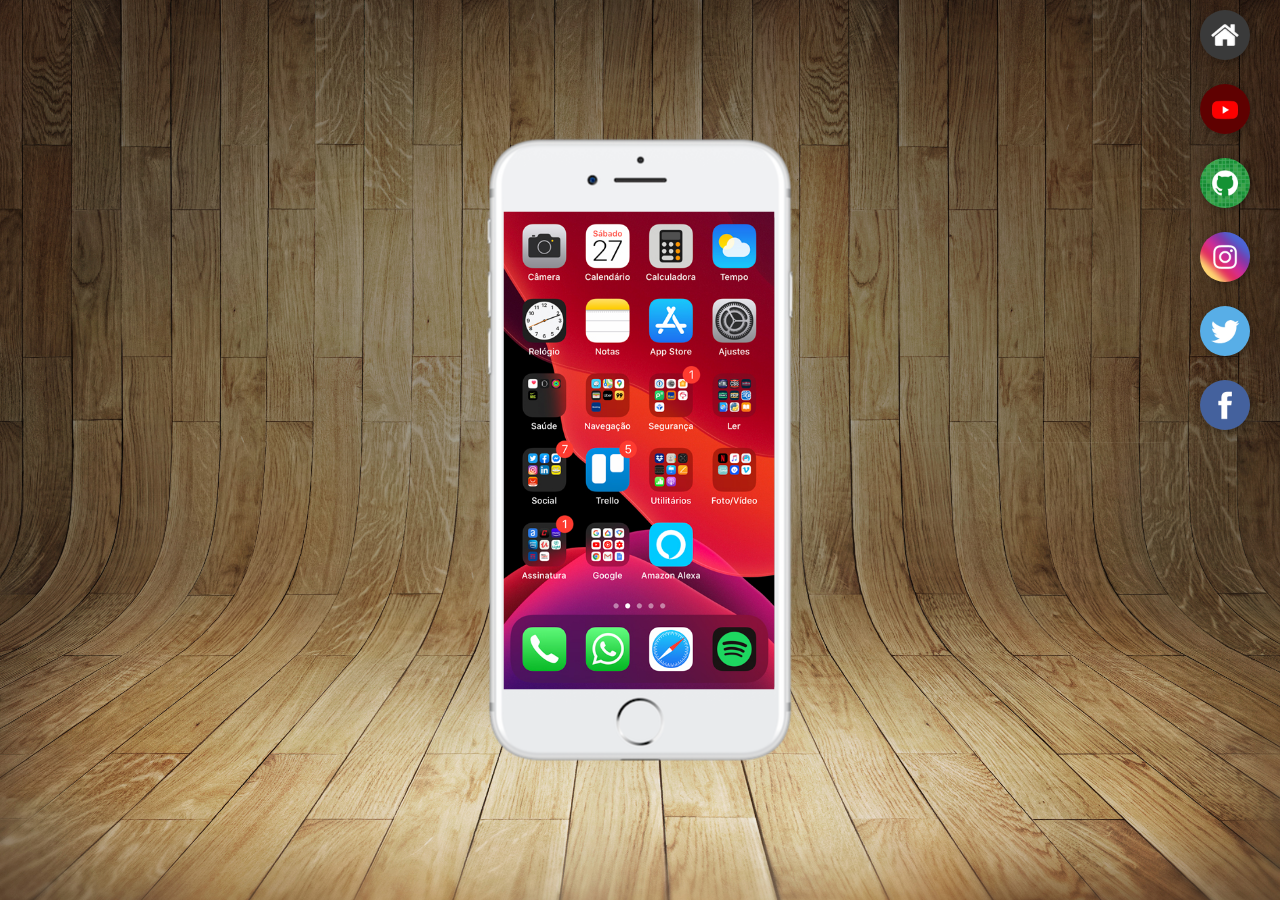
<file: index.html>
<!DOCTYPE html>
<html lang="pt-br">

<head>
    <meta charset="UTF-8">
    <meta name="viewport" content="width=device-width, initial-scale=1.0">
    <title>Projeto Redes Sociais</title>
    <link rel="stylesheet" href="/css/global.css">
    <link rel="shortcut icon" href="favicon.ico" type="image/x-icon">
</head>
<body>
    <main>


        <section id="tel">

            <iframe name="tela" id="tela" src="home.html" frameborder="0">

                Seu navegador não é compativel com isso.
            </iframe>

        </section>

        <section id="redessociais">

            <a href="home.html" target="tela"><img src="img/logo-home.jpg" alt="Home"></a> <br>
            <a href="youtube.html" target="tela"><img src="img/logo-youtube.jpg" alt="Youtube"></a> <br>
            <a href="github.html" target="tela"><img src="img/logo-github.jpg" alt="github"></a> <br>
            <a href="instagram.html" target="tela"><img src="img/logo-instagram.jpg" alt="insta"></a> <br>
            <a href="x.html" target="tela"><img src="img/logo-twitter.jpg" alt="x"></a> <br>
            <a href="facebook.html" target="tela"><img src="img/logo-facebook.jpg" alt="facebook"></a>


        </section>
    </main>
</body>

</html>
</file>
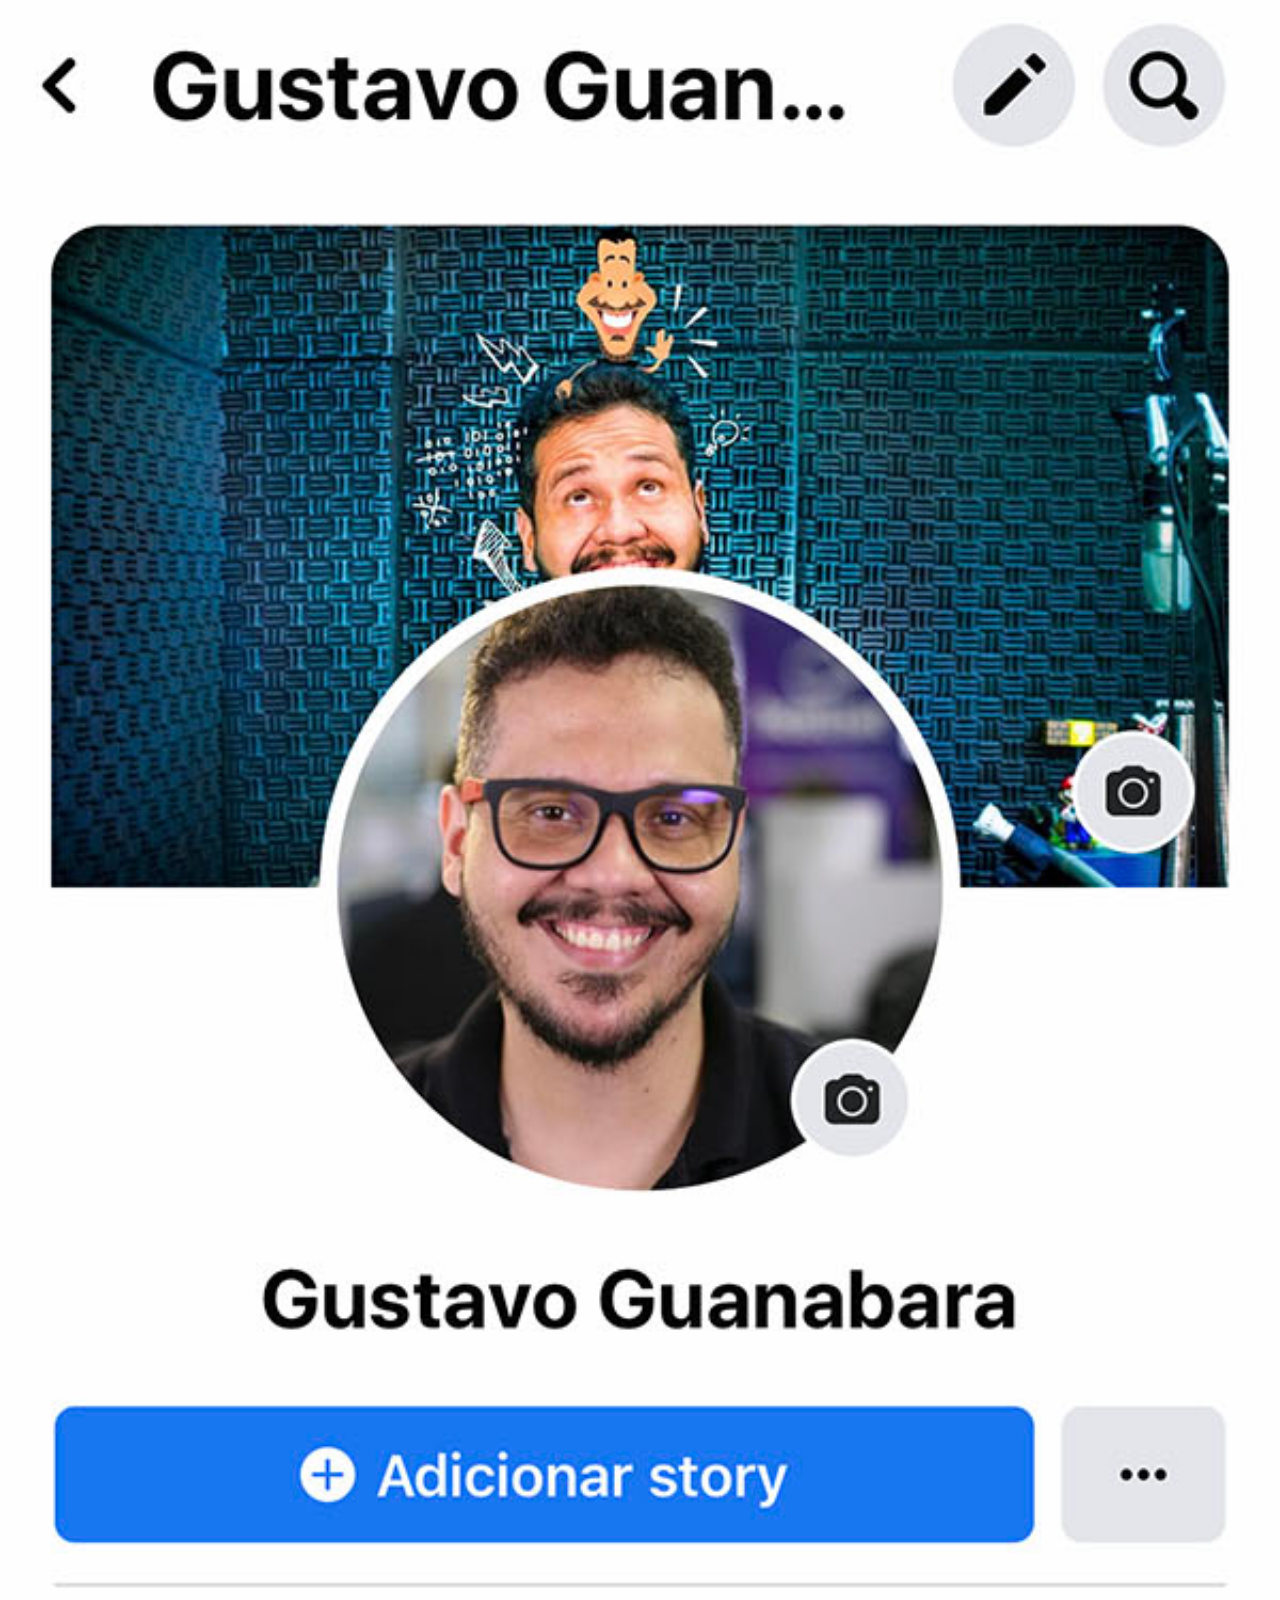
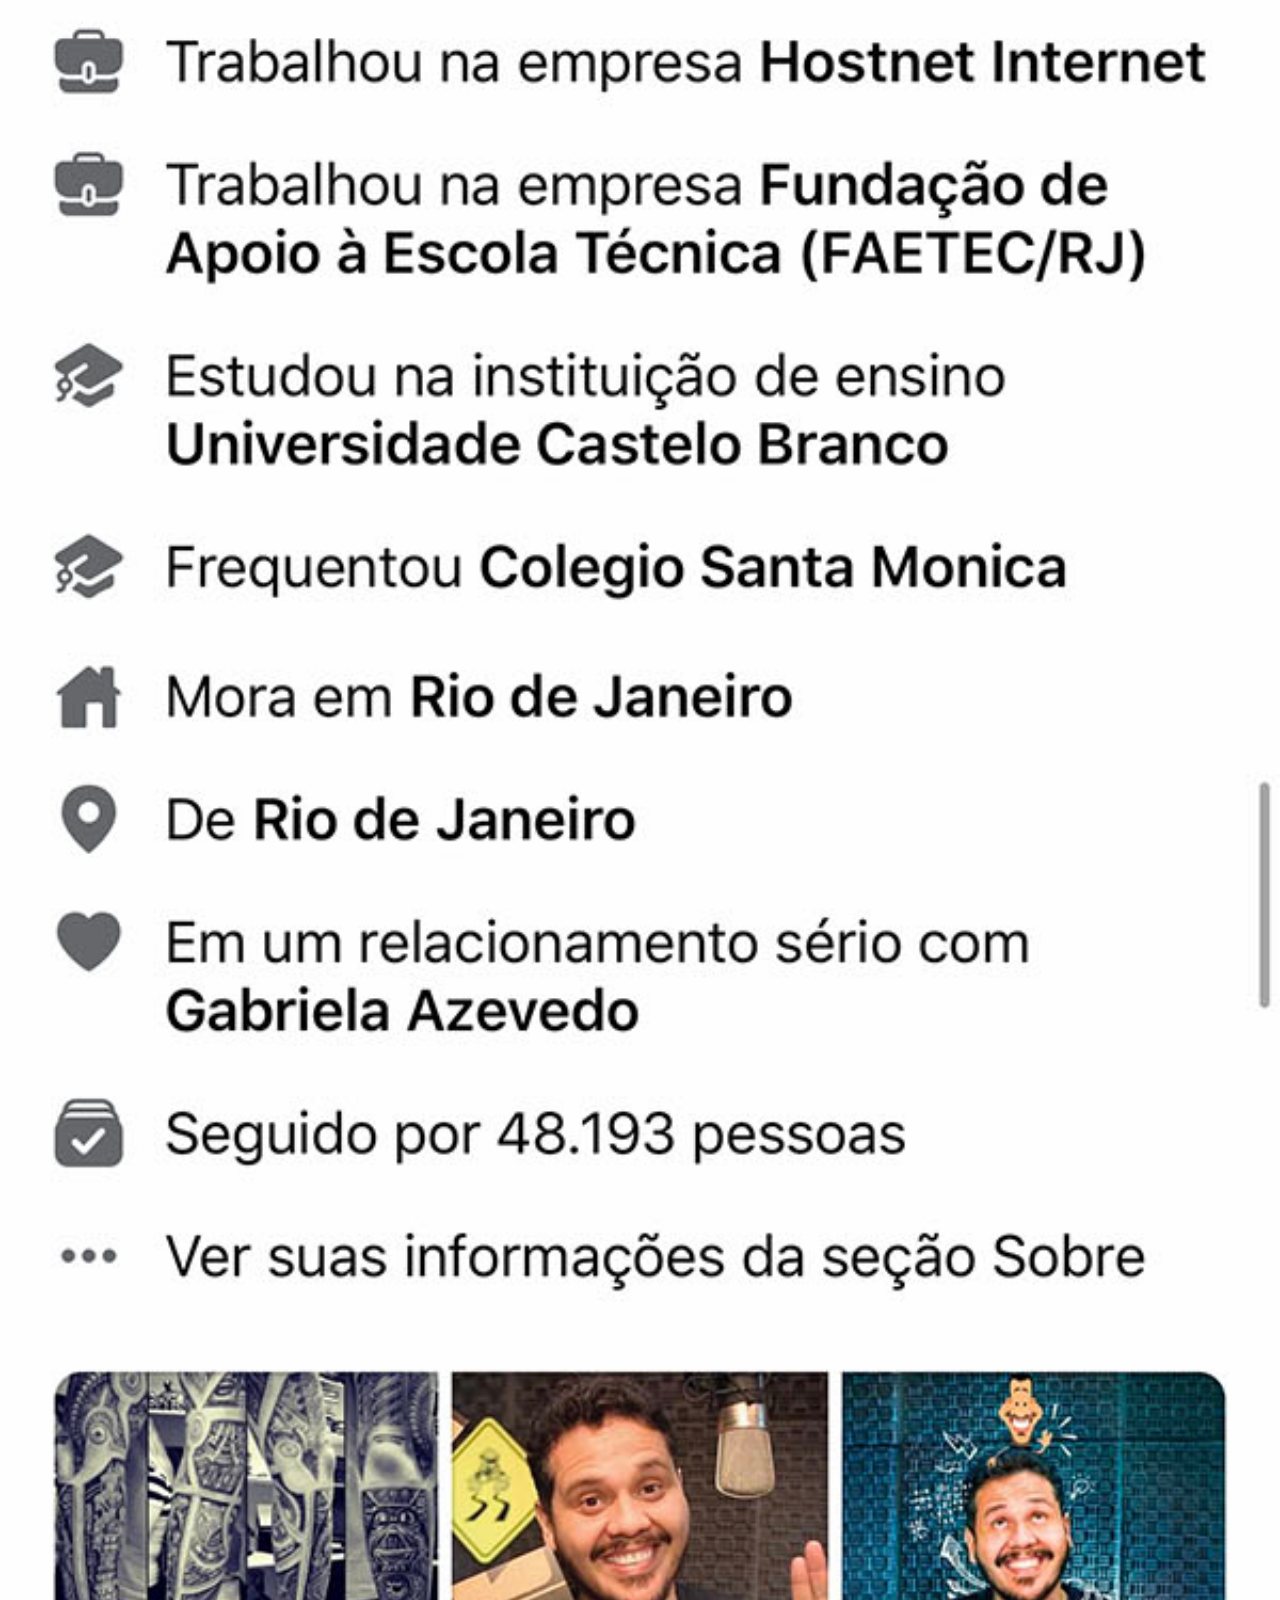
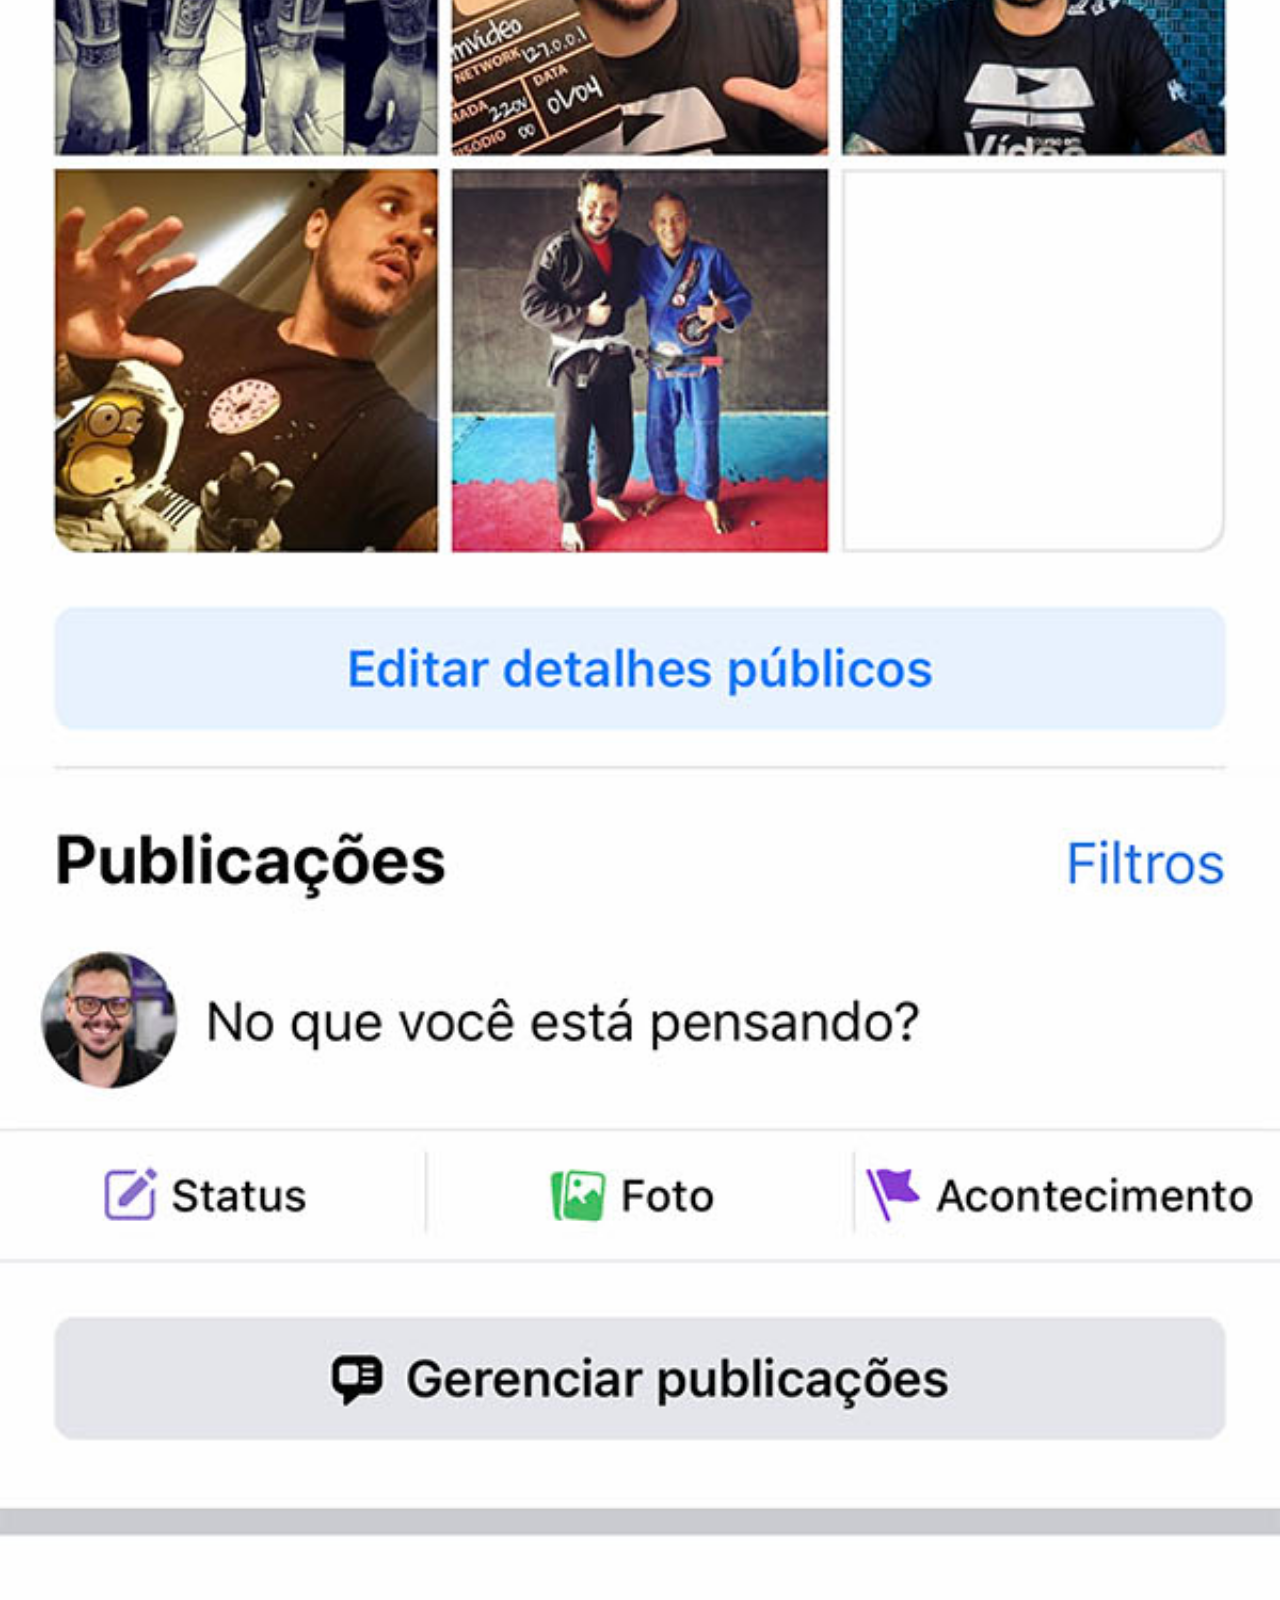
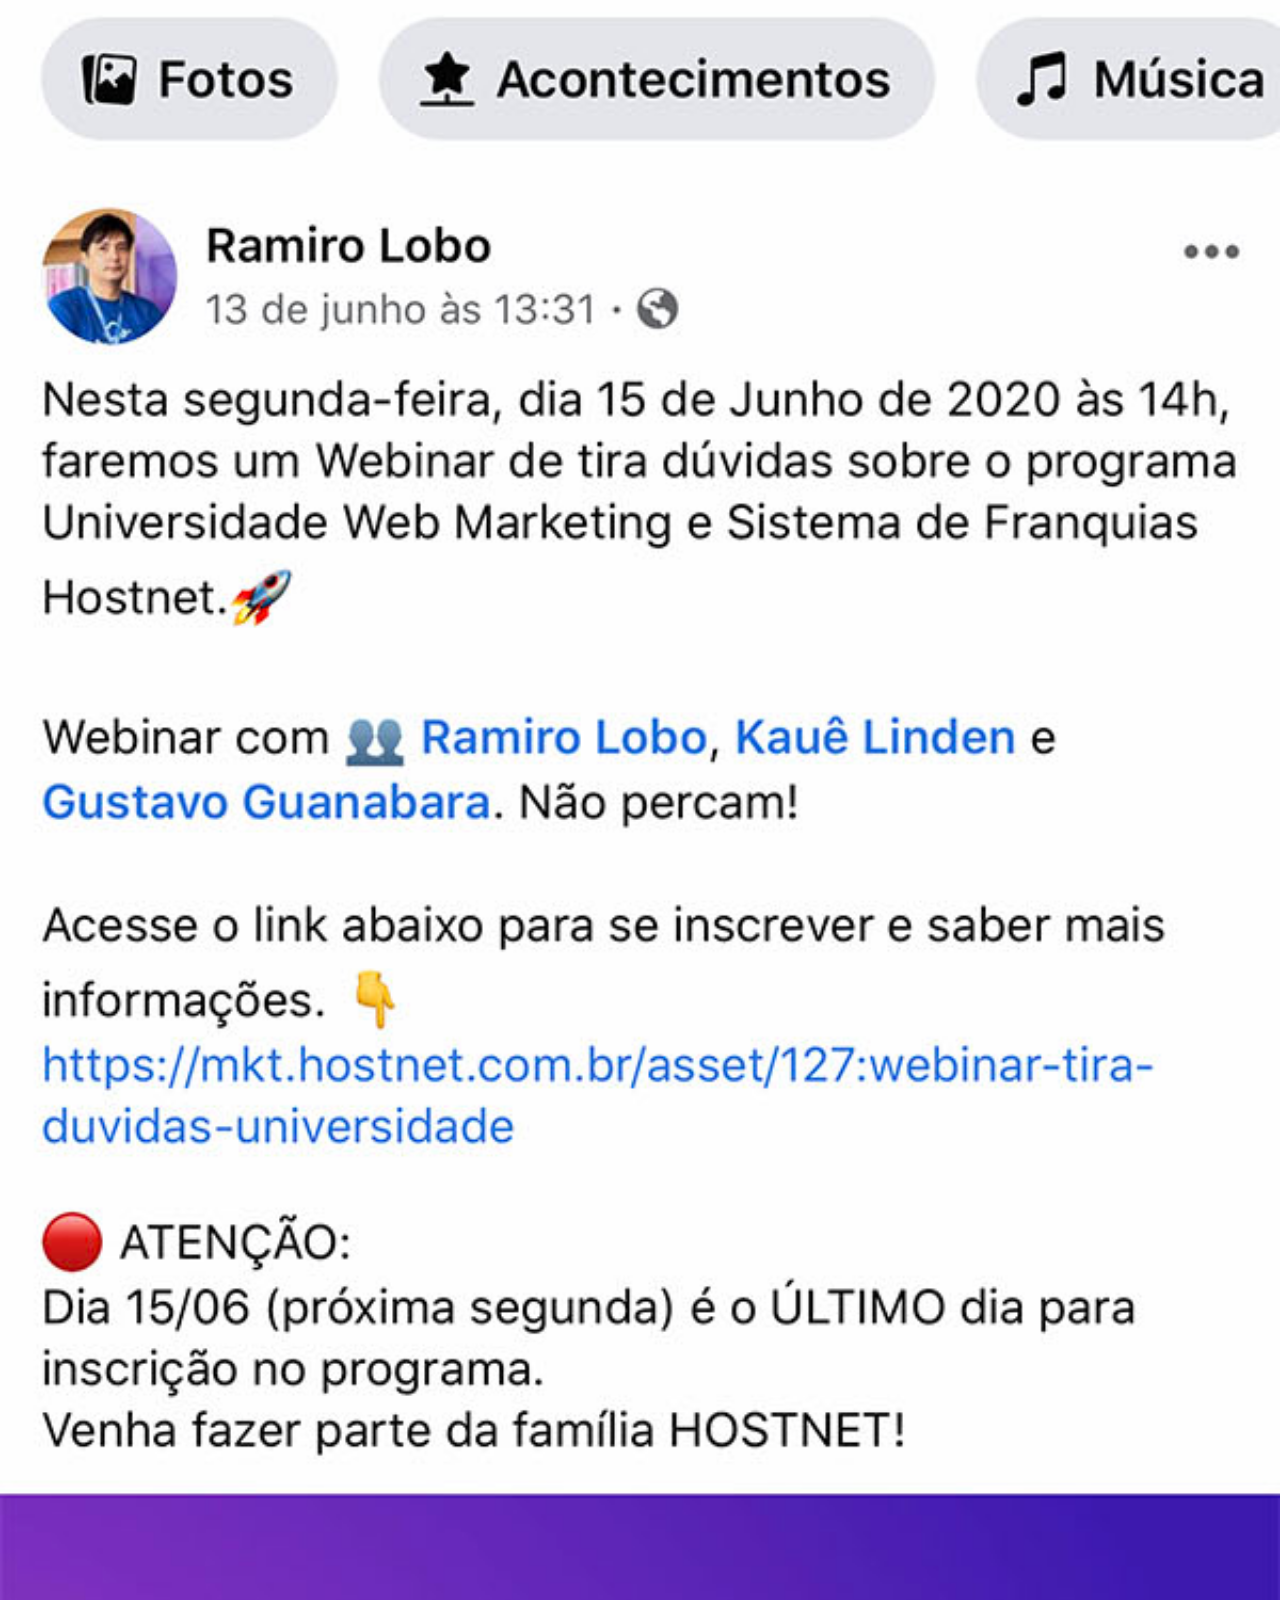
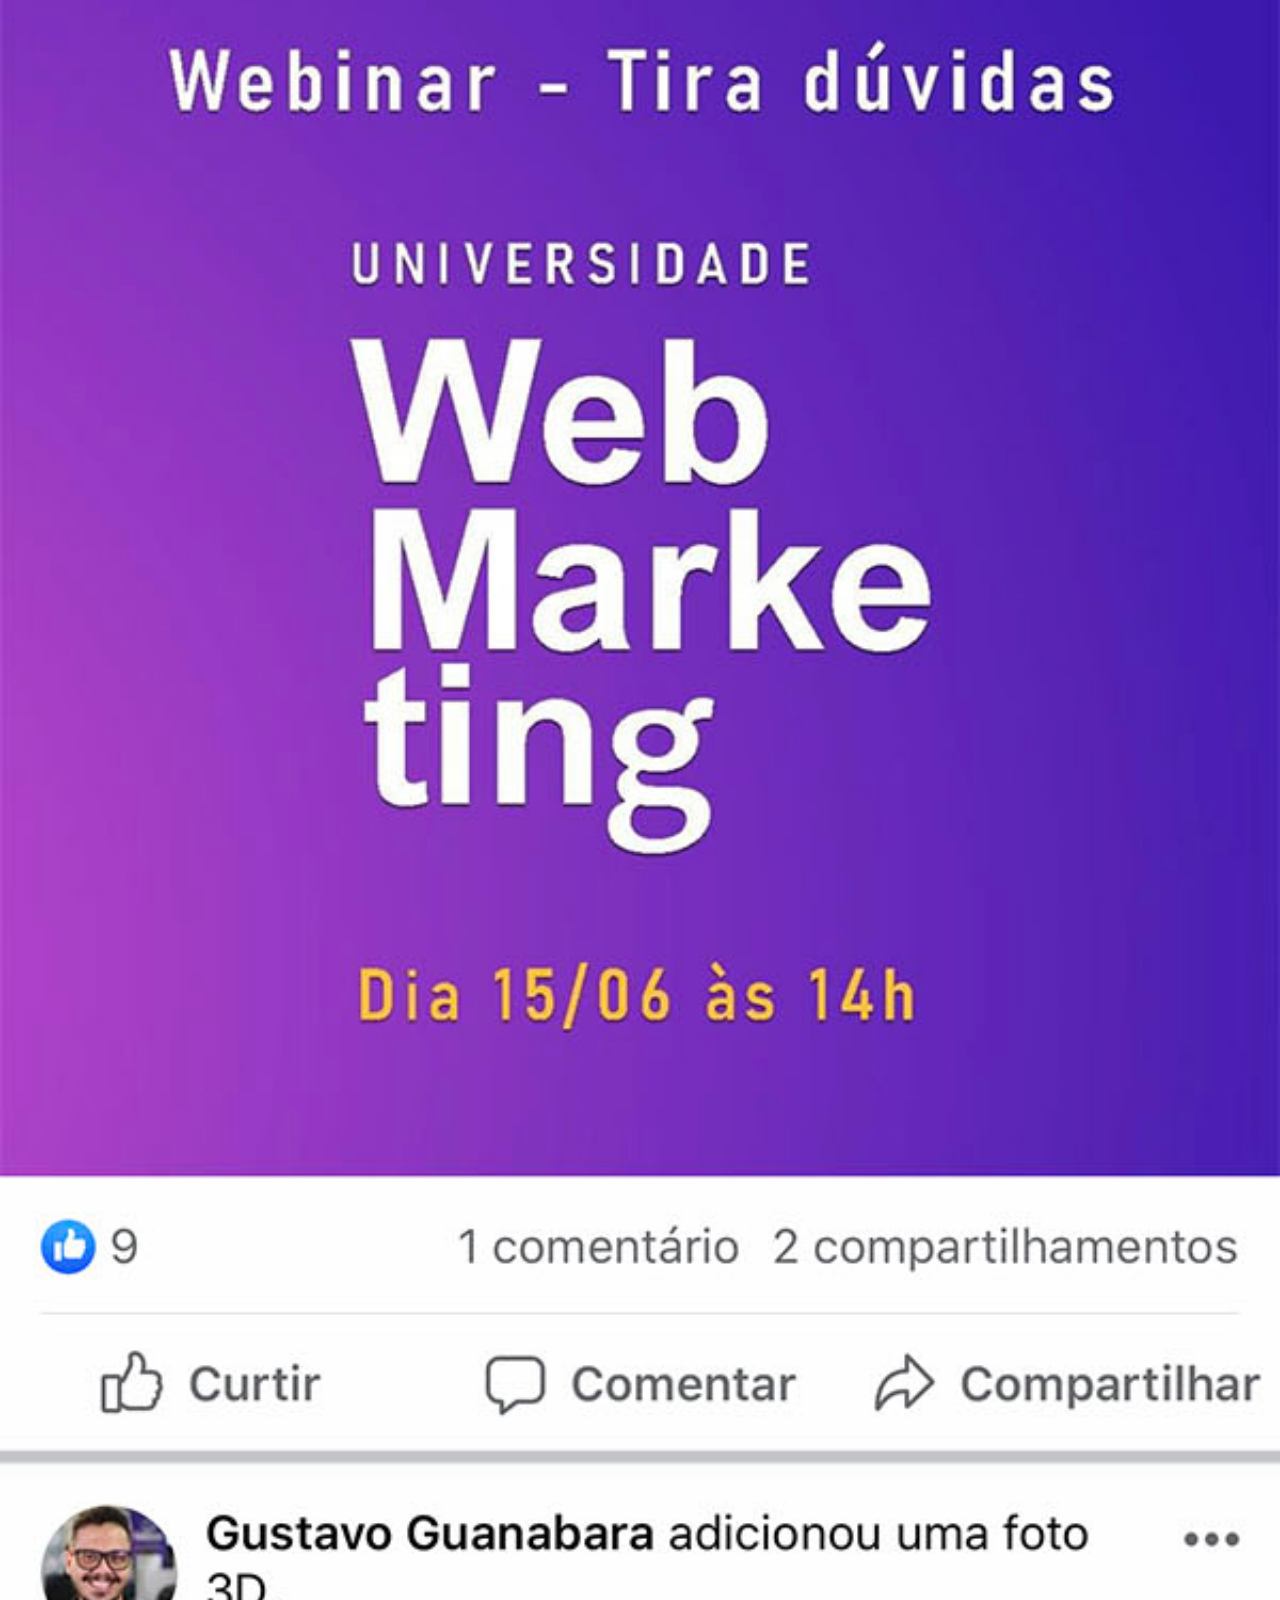
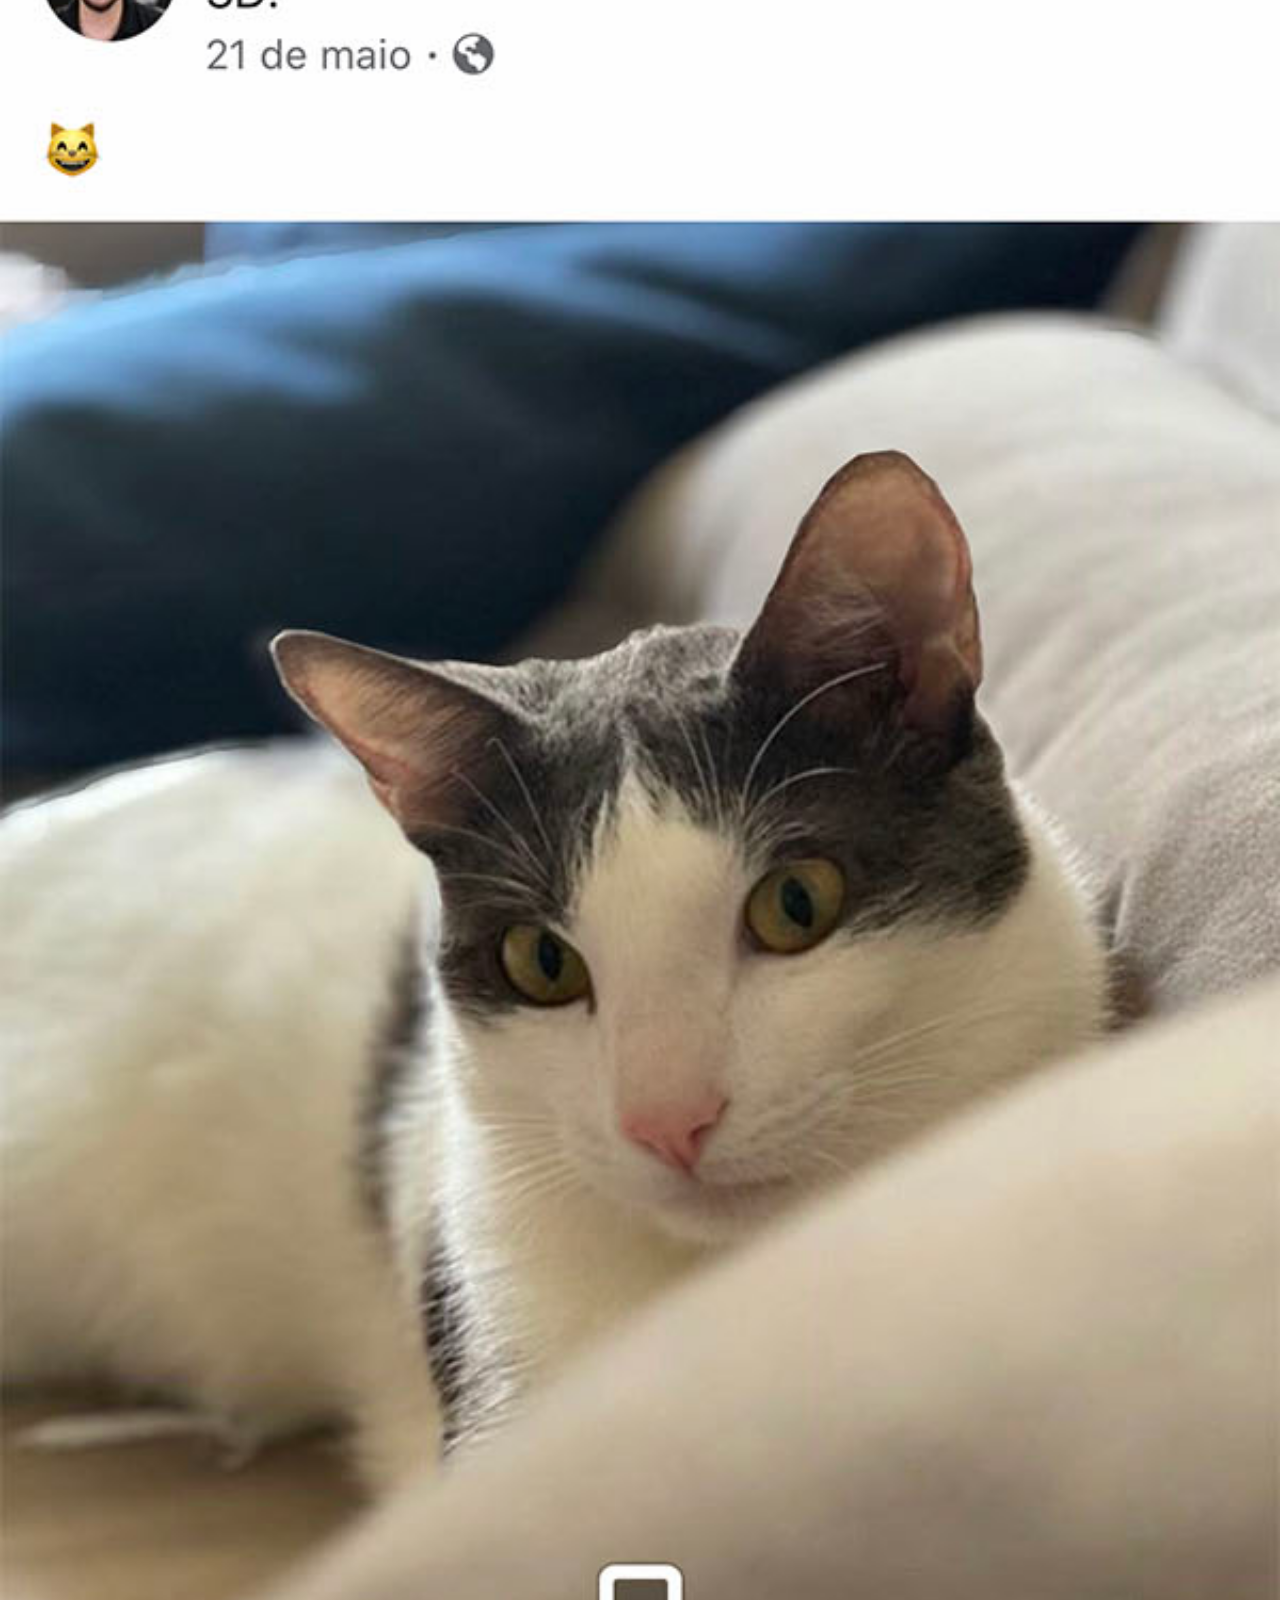
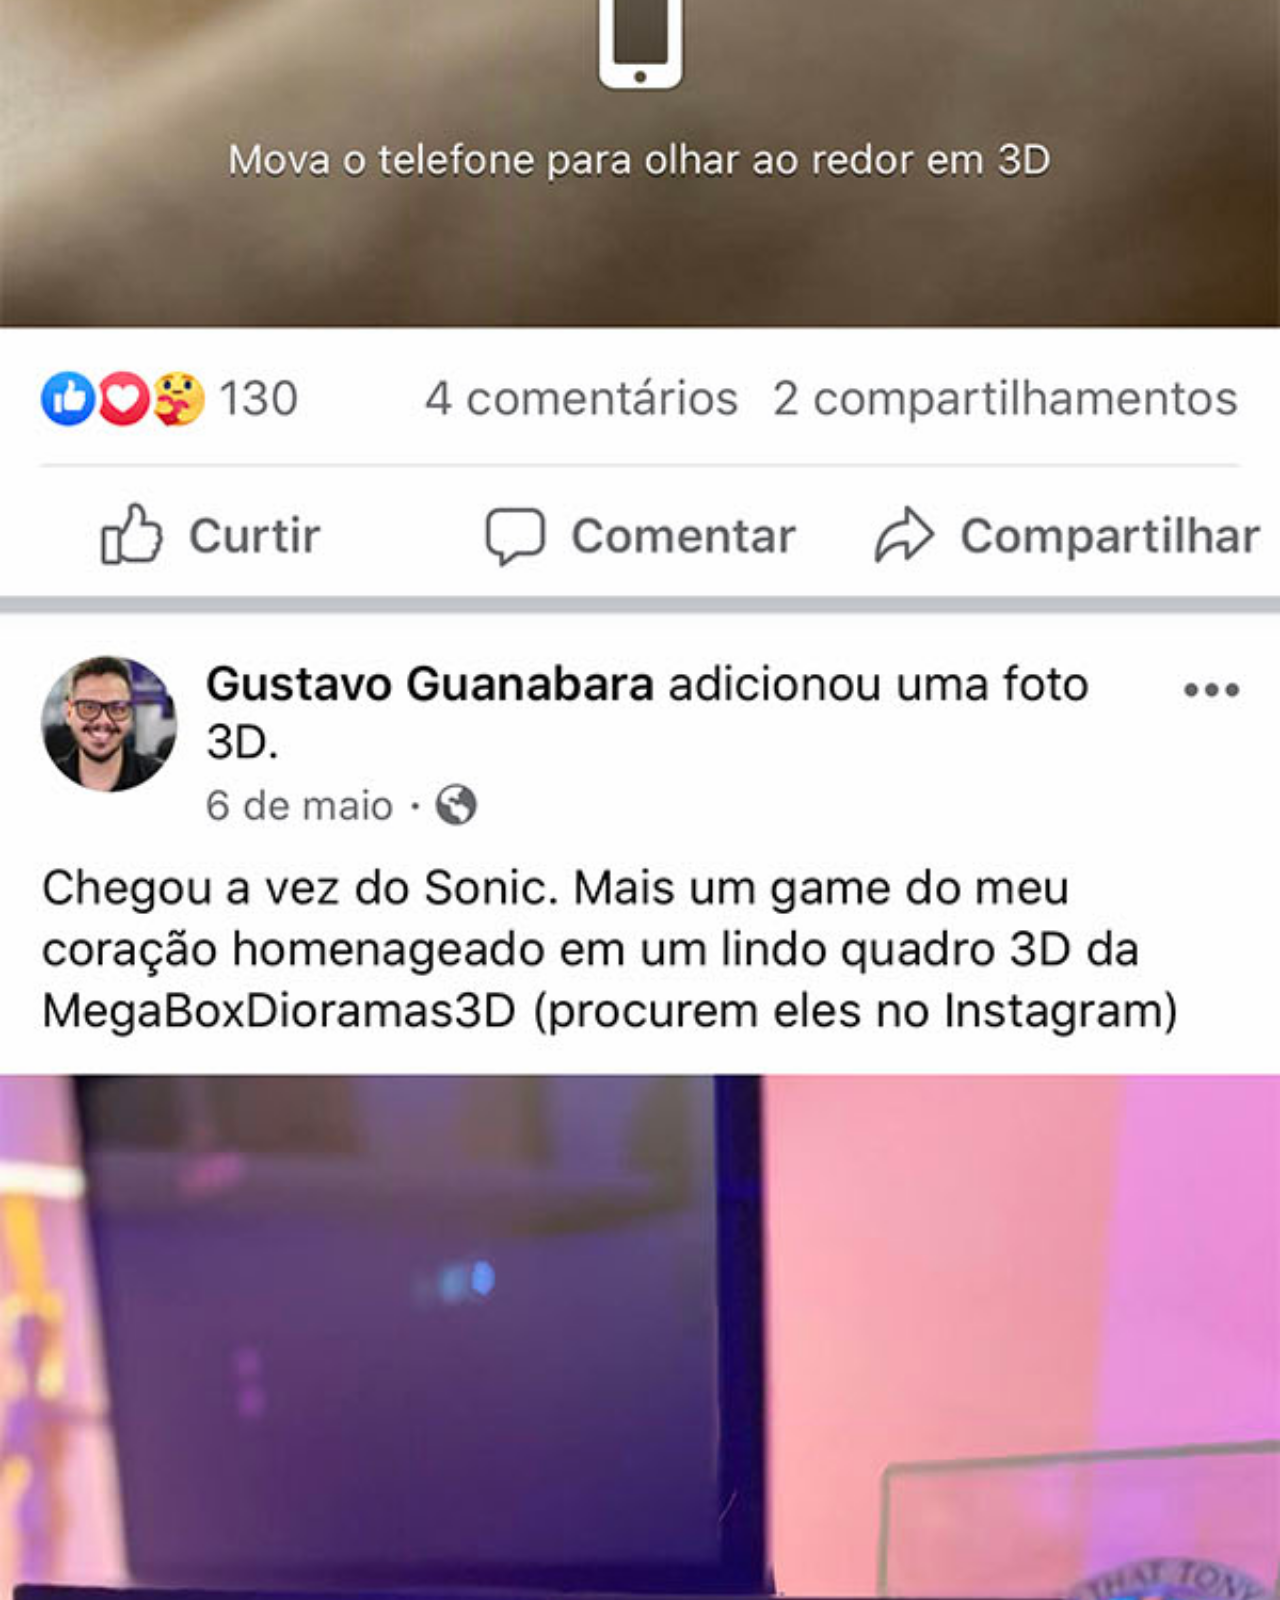
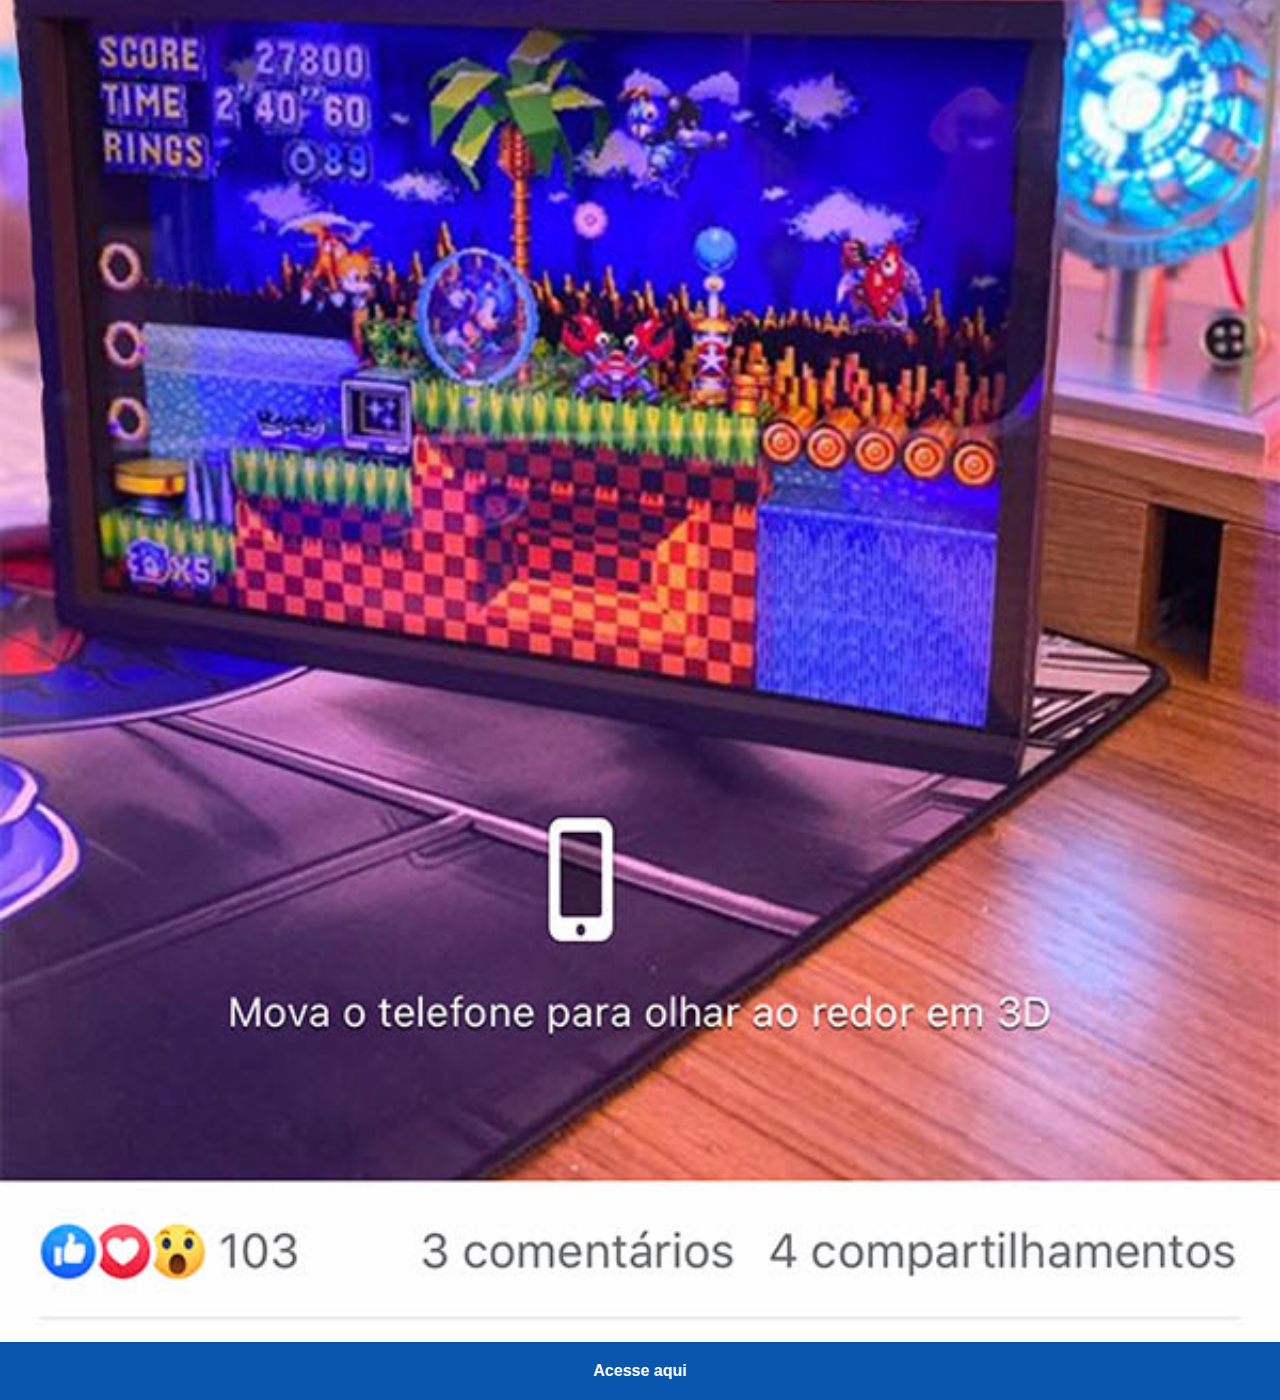
<file: facebook.html>
<!DOCTYPE html>
<html lang="pt-br">
<head>
    <meta charset="UTF-8">
    <meta name="viewport" content="width=device-width, initial-scale=1.0">
    <title>Facebook</title>
    <link rel="stylesheet" href="css/social.css">

    <style>

        a{
            background-color: rgb(10, 86, 174);
        }
    </style>
</head>
<body>
    <img src="img/tela-facebook.jpg" alt="Facebook">
    <a href="https://www.facebook.com/gustavoguanabara/?locale=pt_PT" target="_blank">Acesse aqui</a>
</body>
</html>
</file>
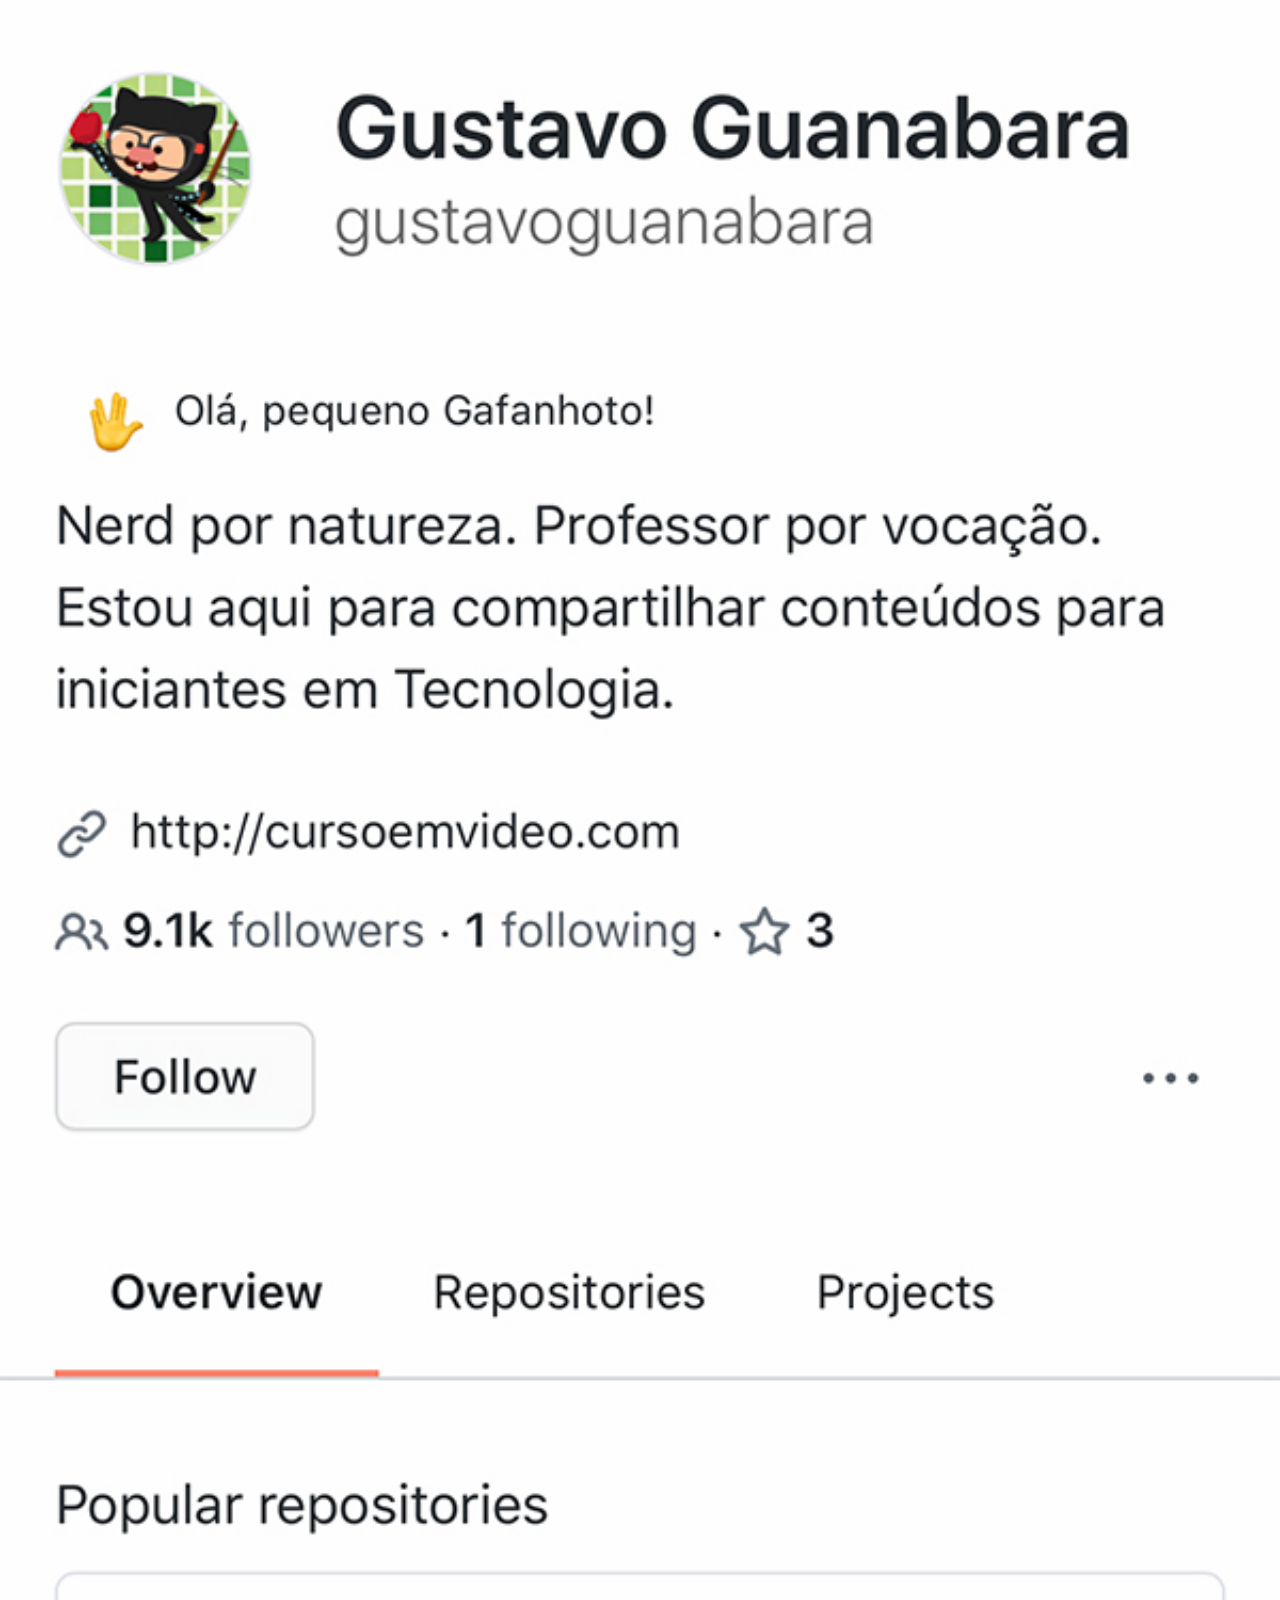
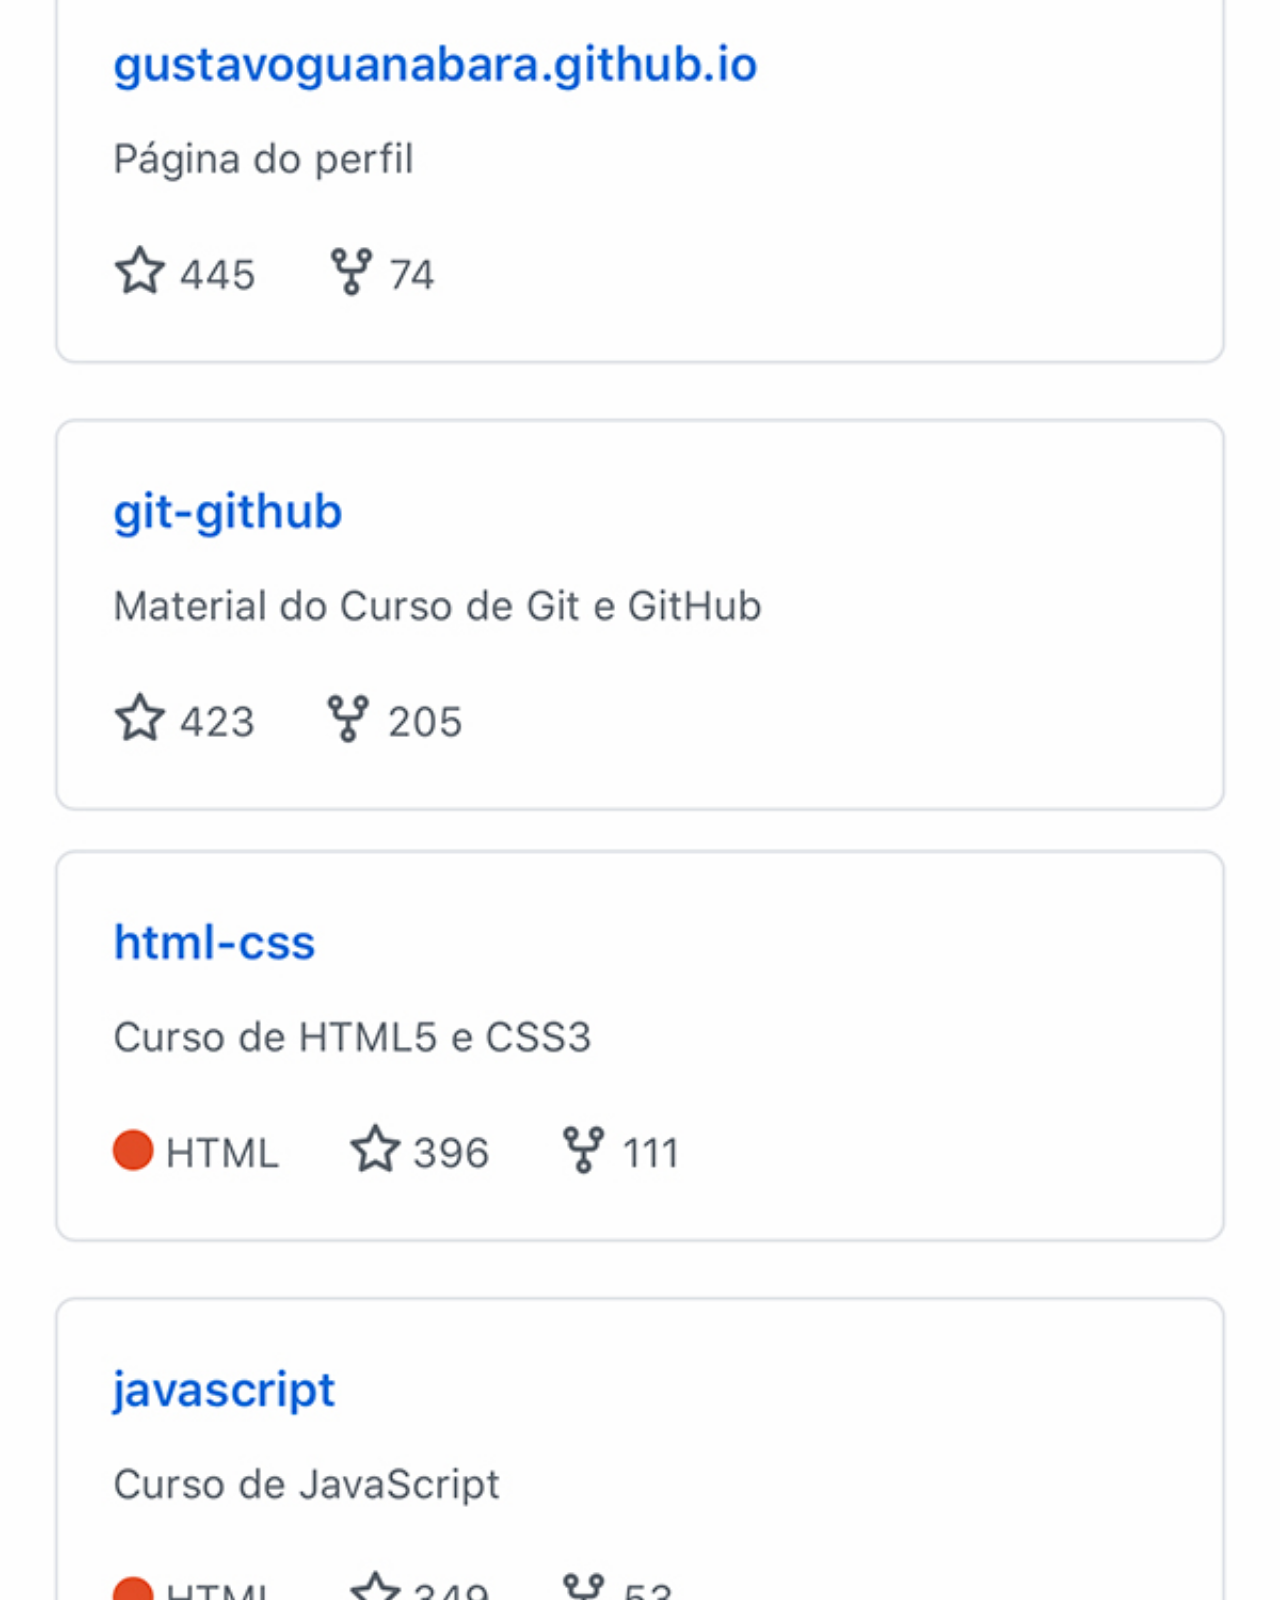
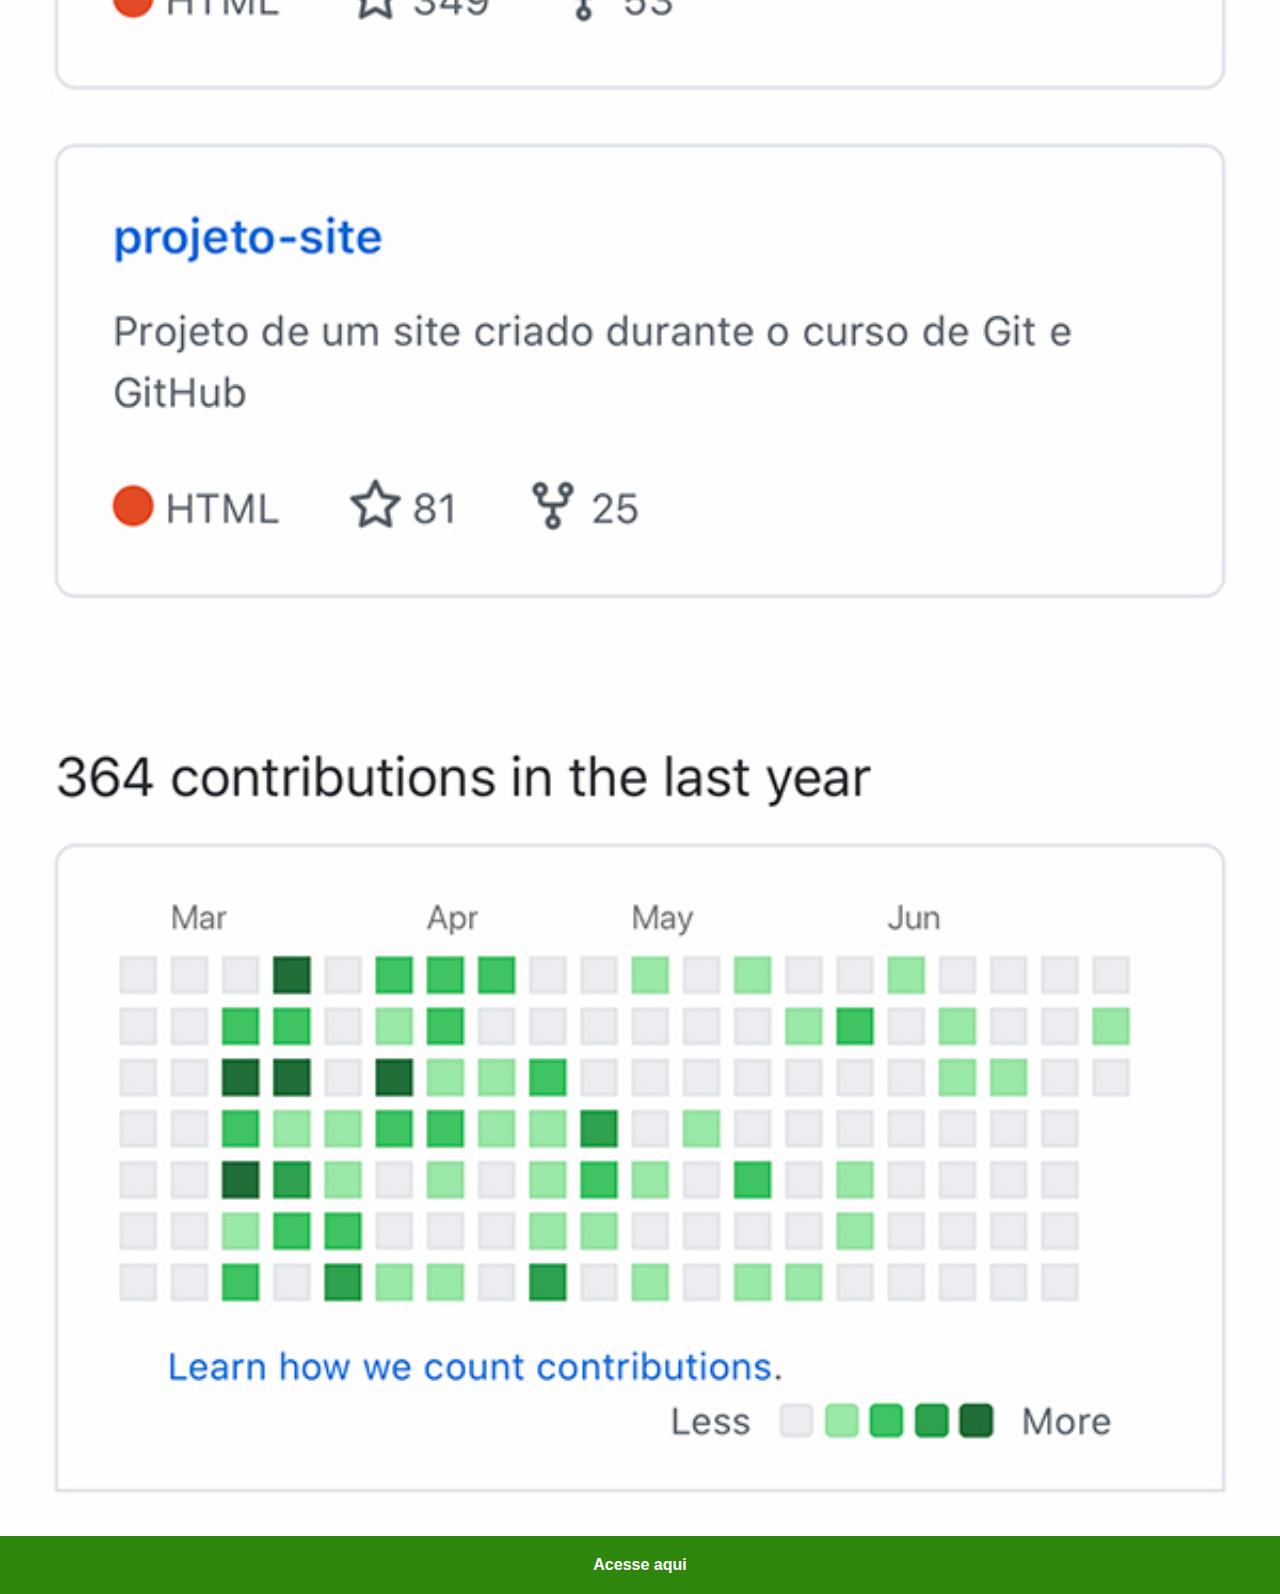
<file: github.html>
<!DOCTYPE html>
<html lang="pt-br">
<head>
    <meta charset="UTF-8">
    <meta name="viewport" content="width=device-width, initial-scale=1.0">
    <title>Github</title>
    <link rel="stylesheet" href="css/social.css">

    <style>

        a{
            background-color: rgb(46, 135, 12);
        }
    </style>
</head>
<body>
    <img src="img/tela-github.jpg" alt="Github">
    <a href="https://github.com/gustavoguanabara" target="_blank">Acesse aqui</a>
</body>
</html>
</file>
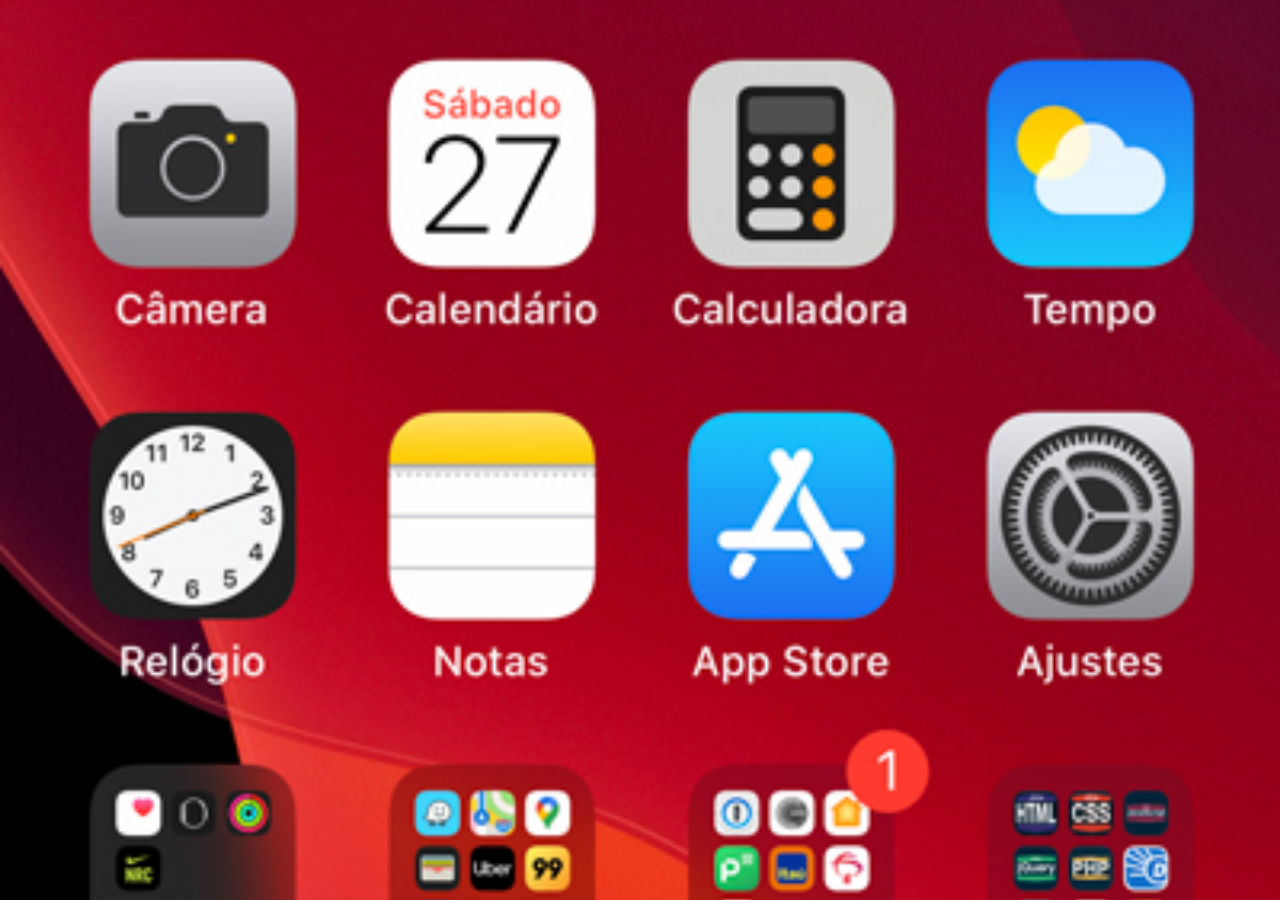
<file: home.html>
<!DOCTYPE html>
<html lang="pt-br">
<head>
    <meta charset="UTF-8">
    <meta name="viewport" content="width=device-width, initial-scale=1.0">
    <title>home</title>

    <style>

        *{

            margin: 0;
            padding: 0;
        }

        body{
            width: 100vw;
            height: 100vh;

            background-image: url(img/tela-home.jpg);
            background-repeat: no-repeat;
            background-size: cover;

        }
    </style>
</head>
<body>
    
</body>
</html>
</file>
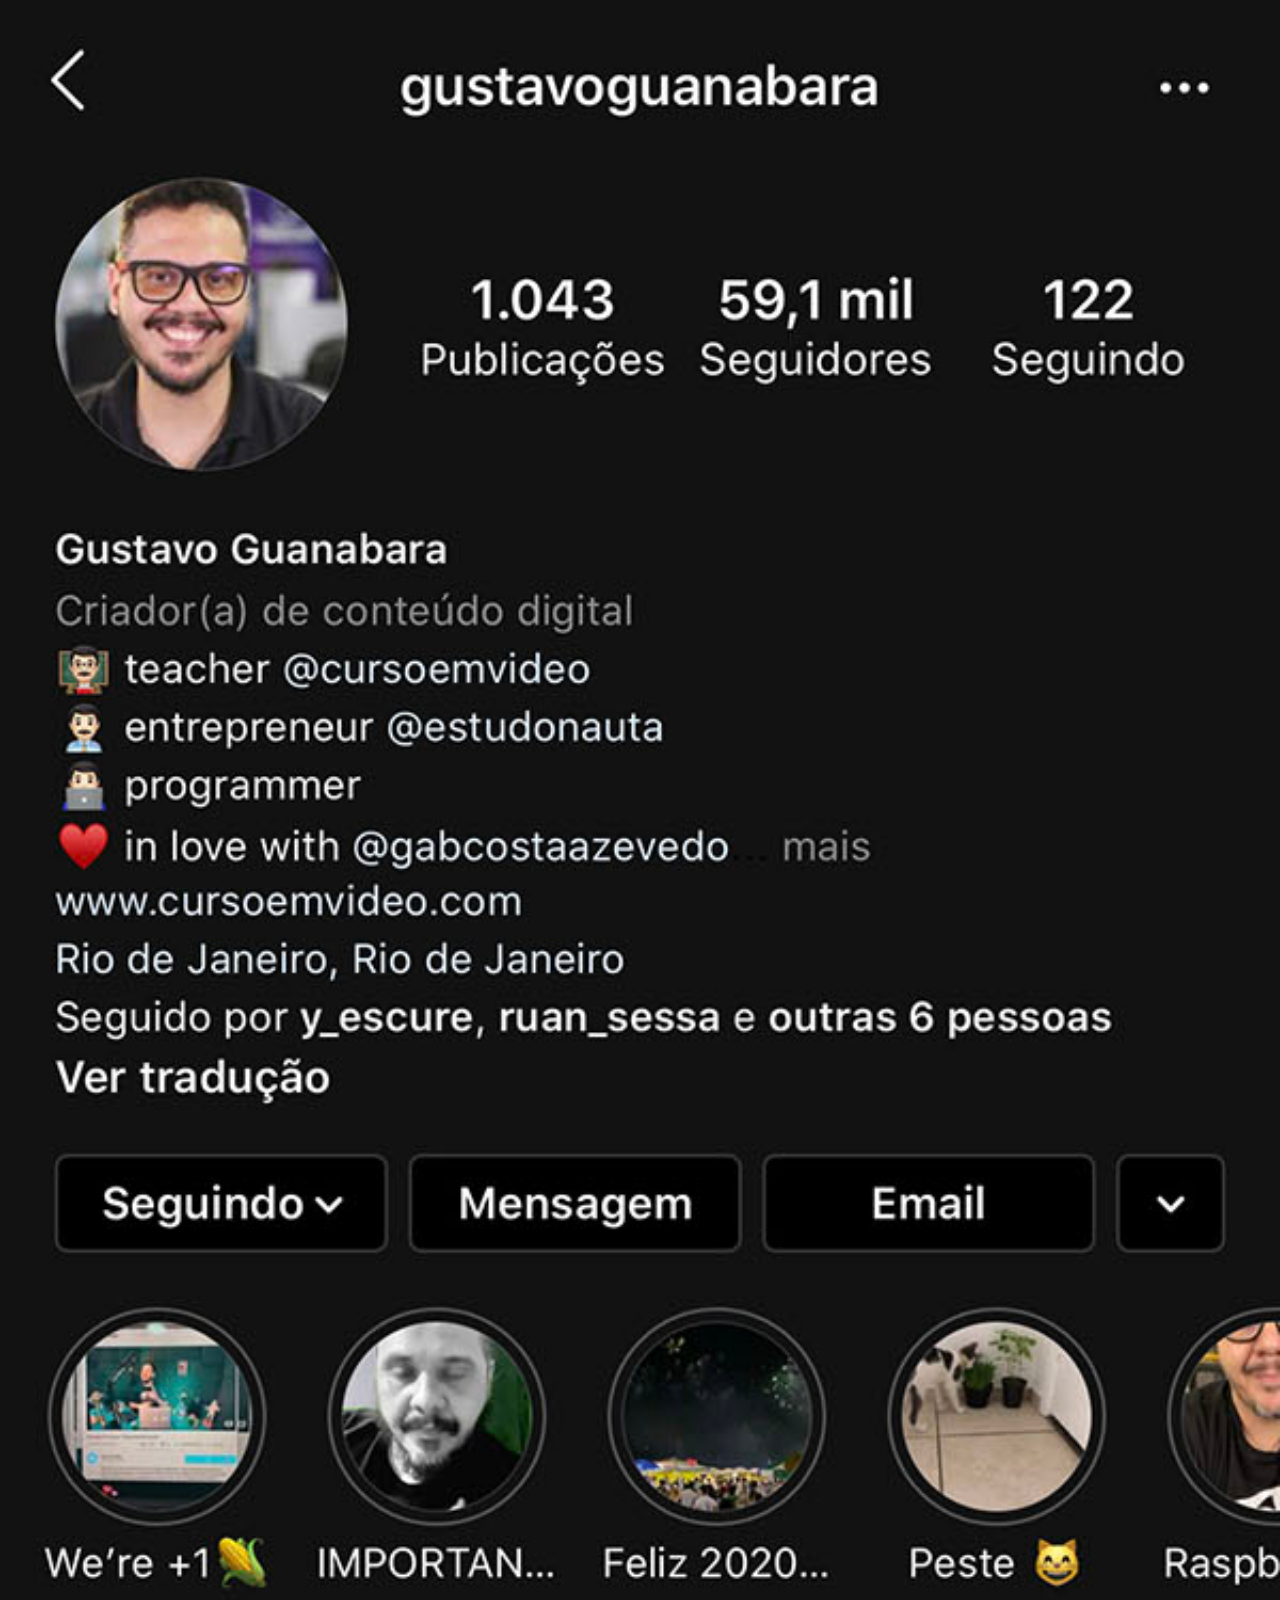
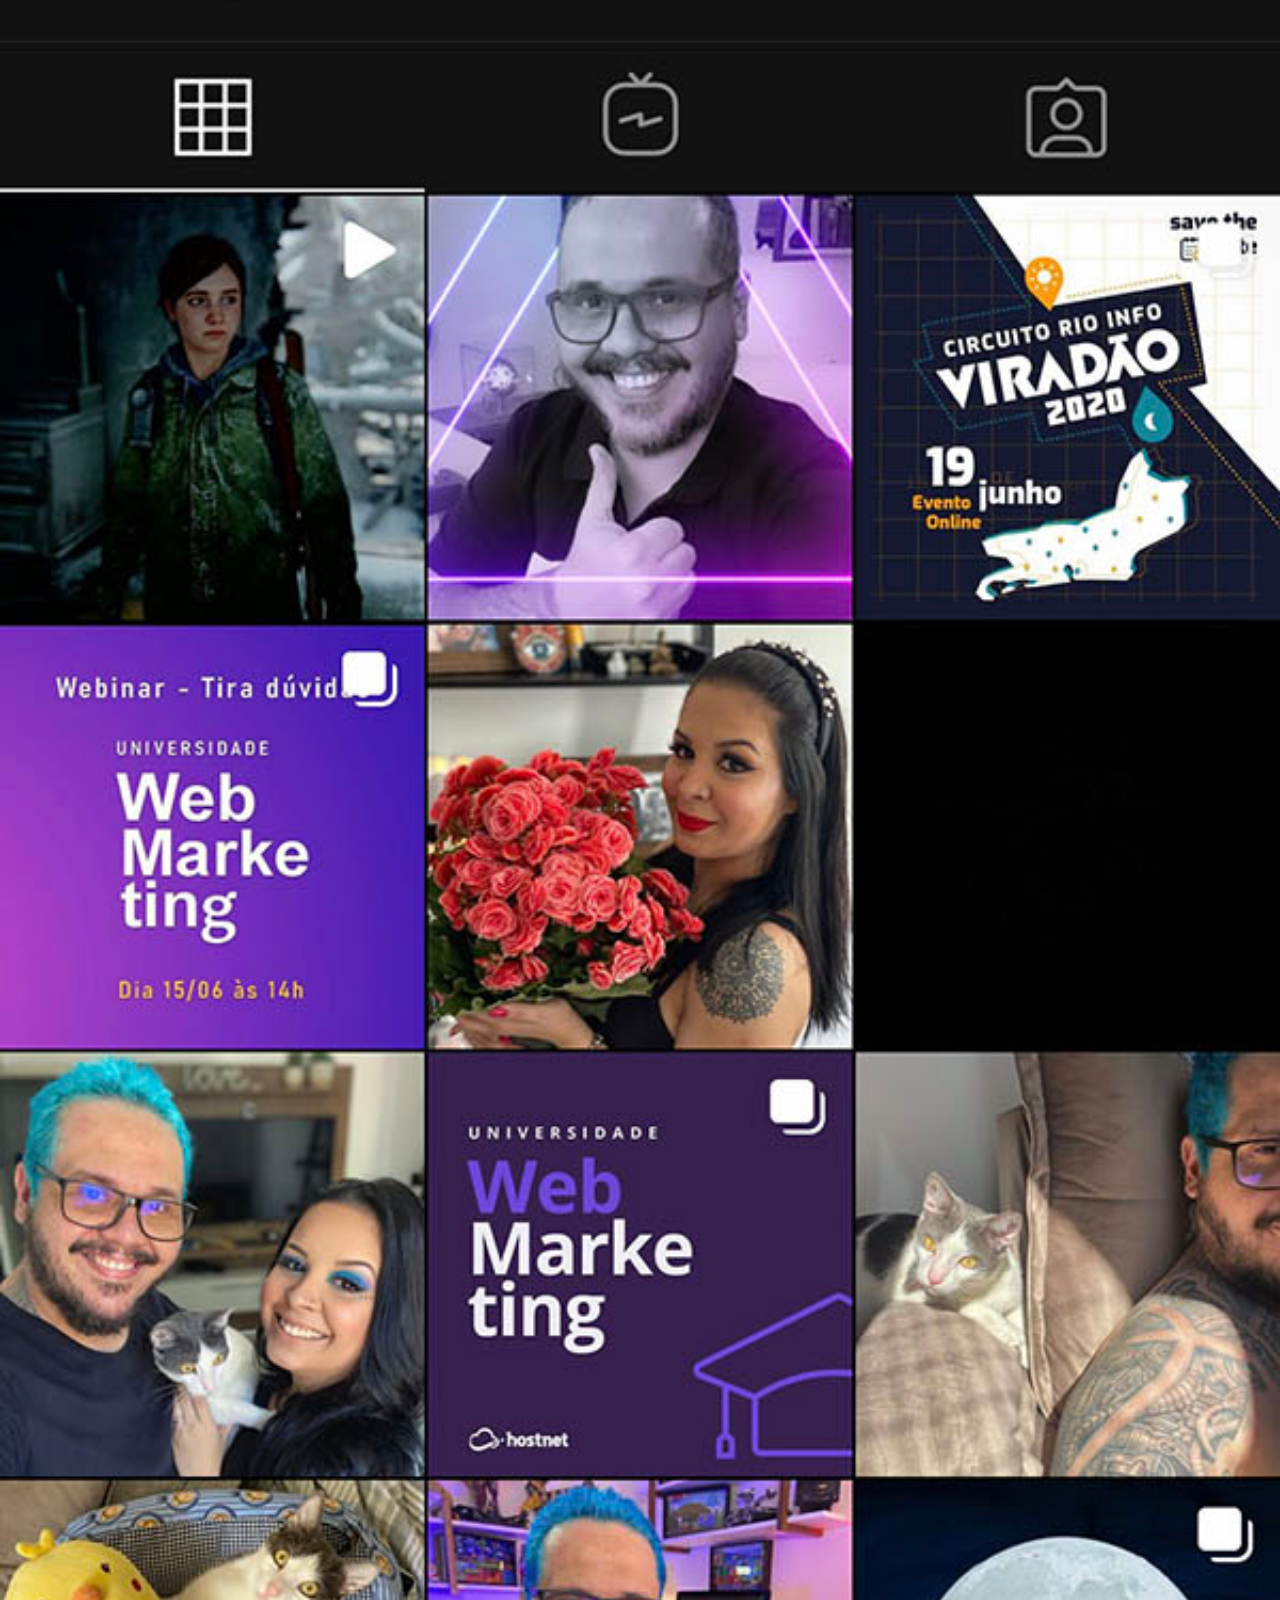
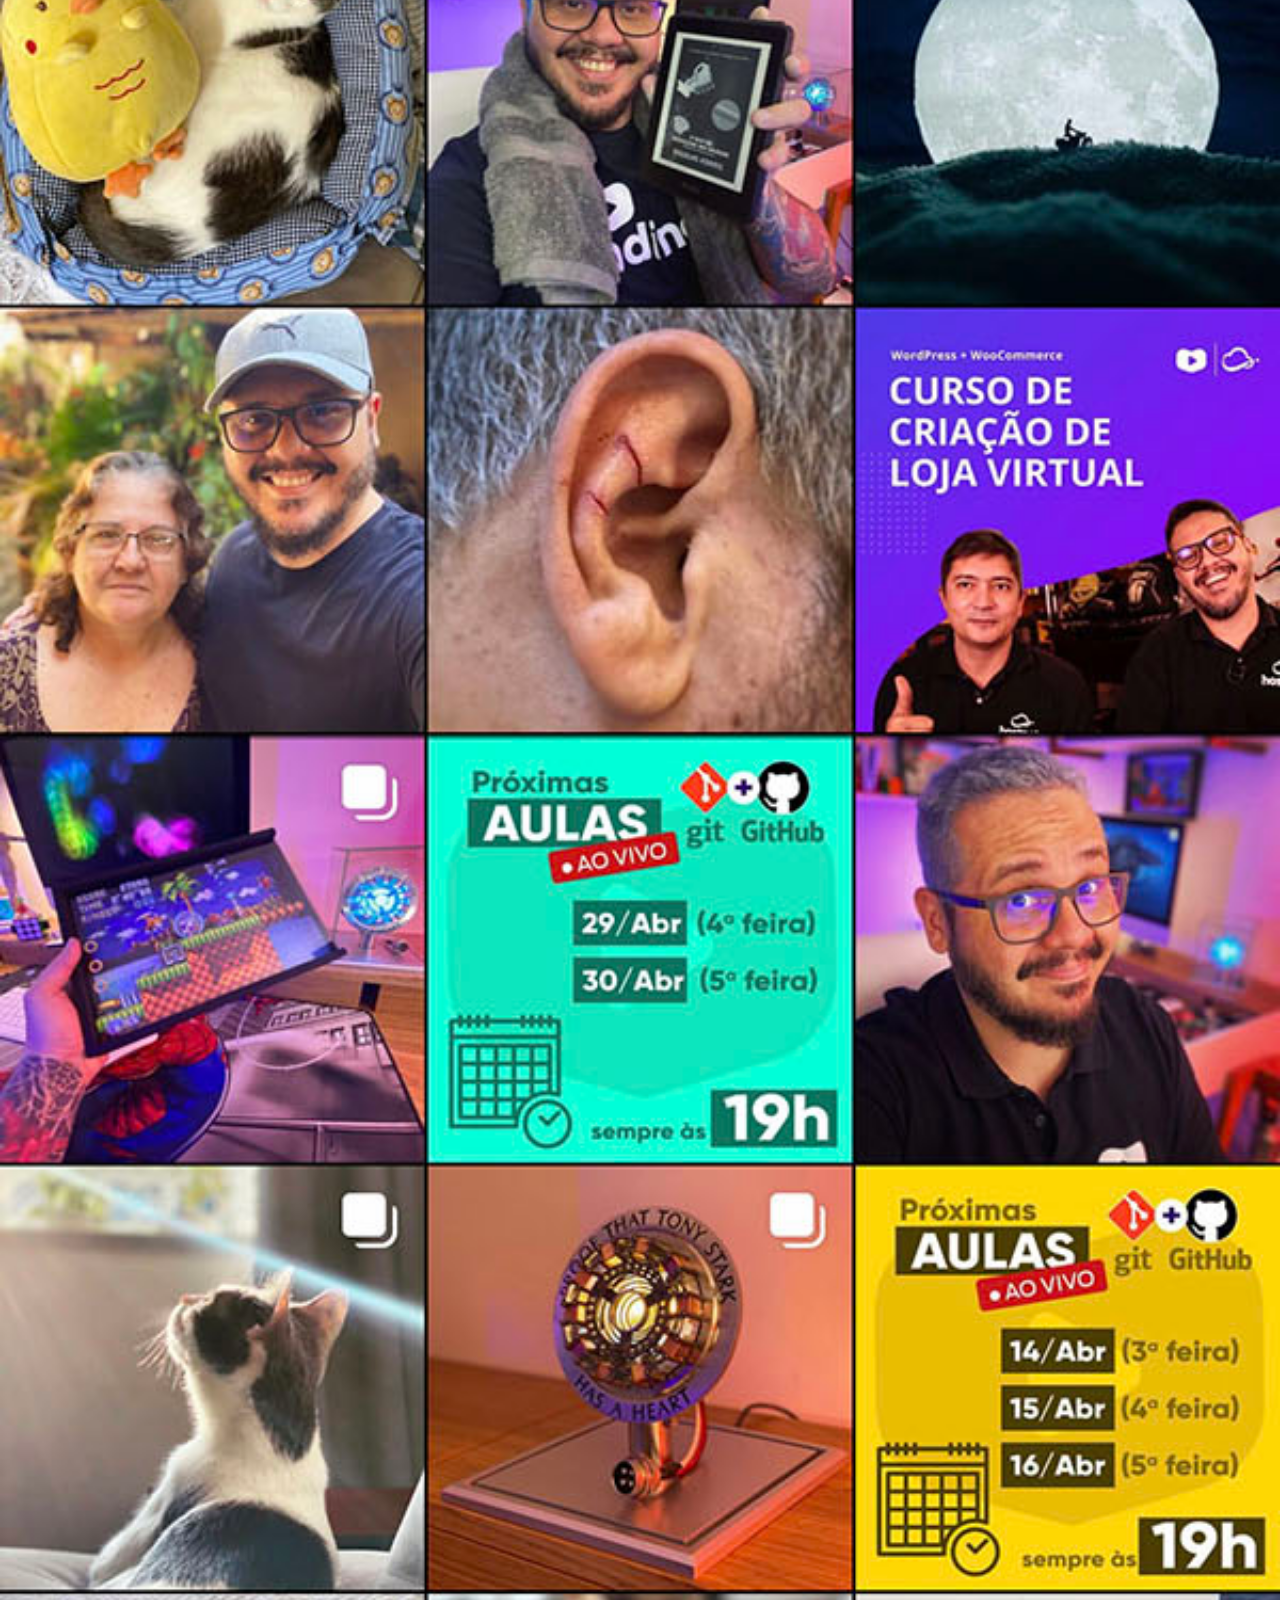
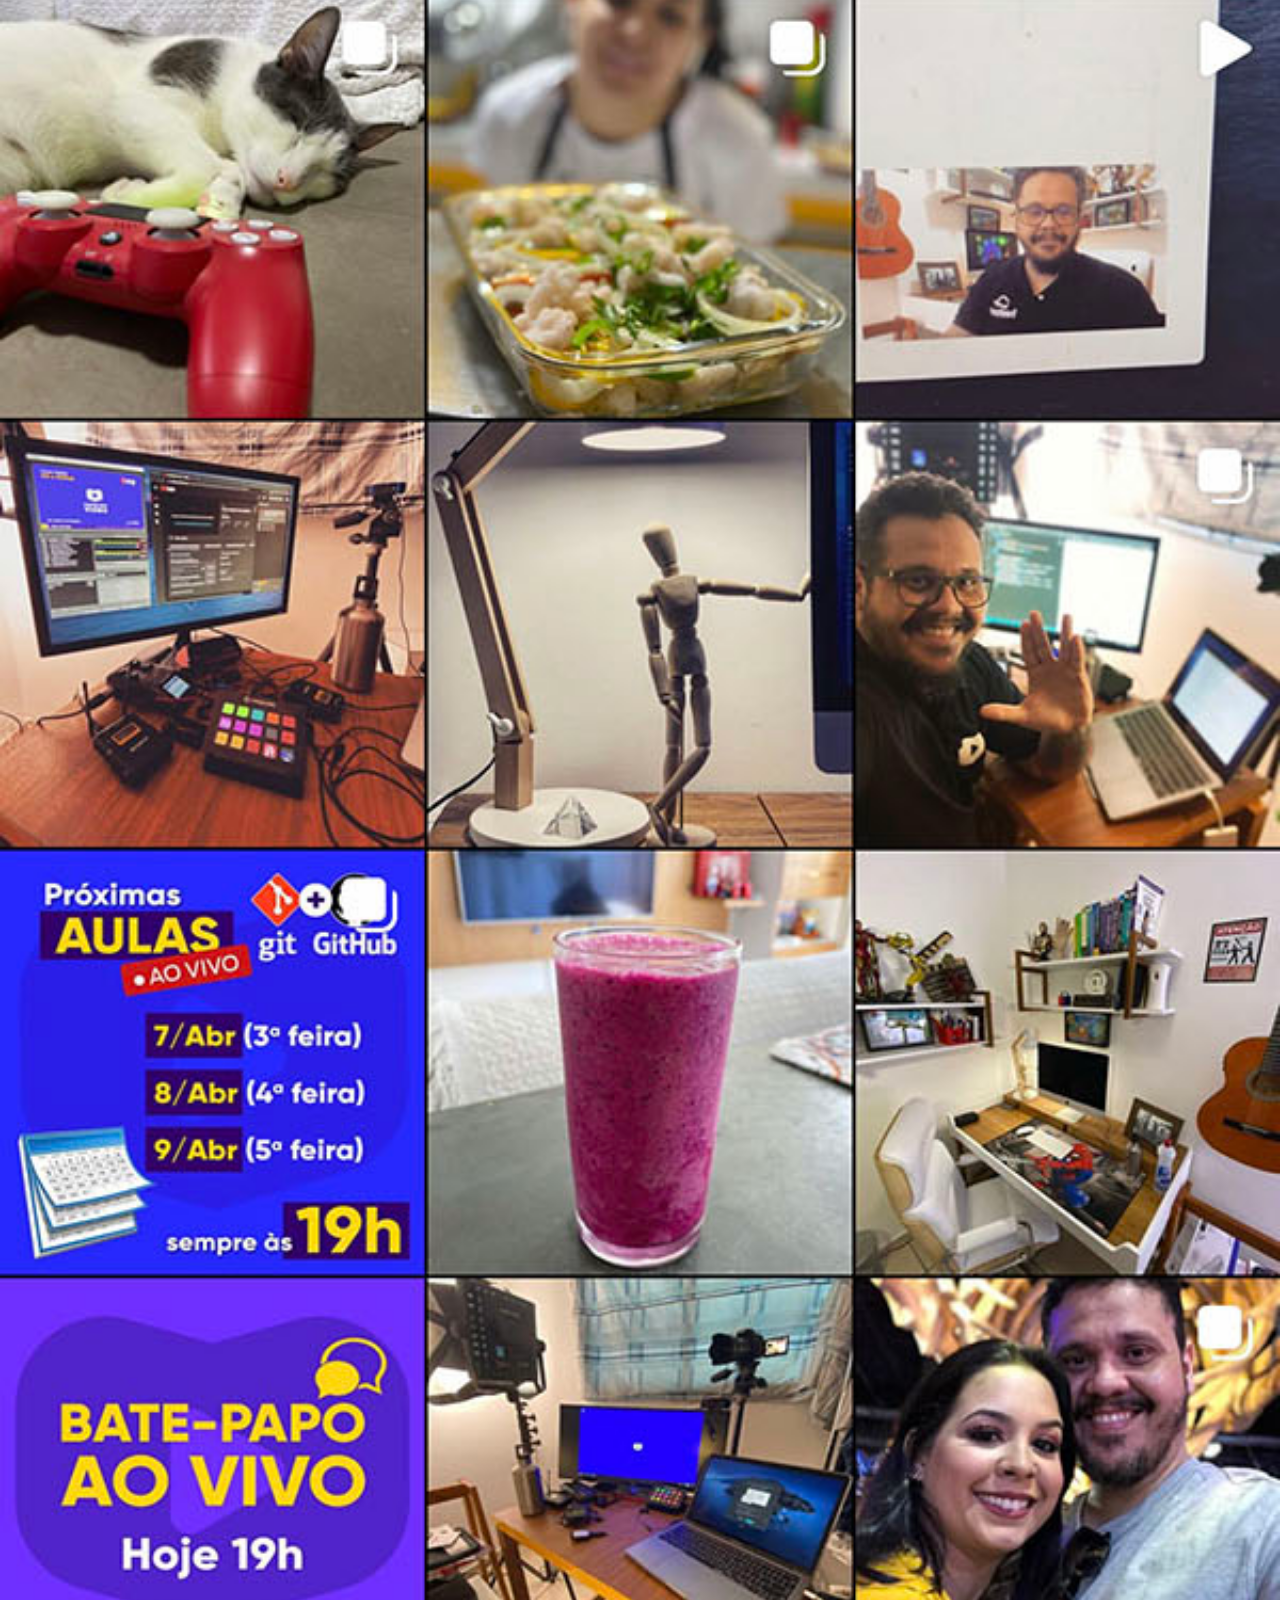
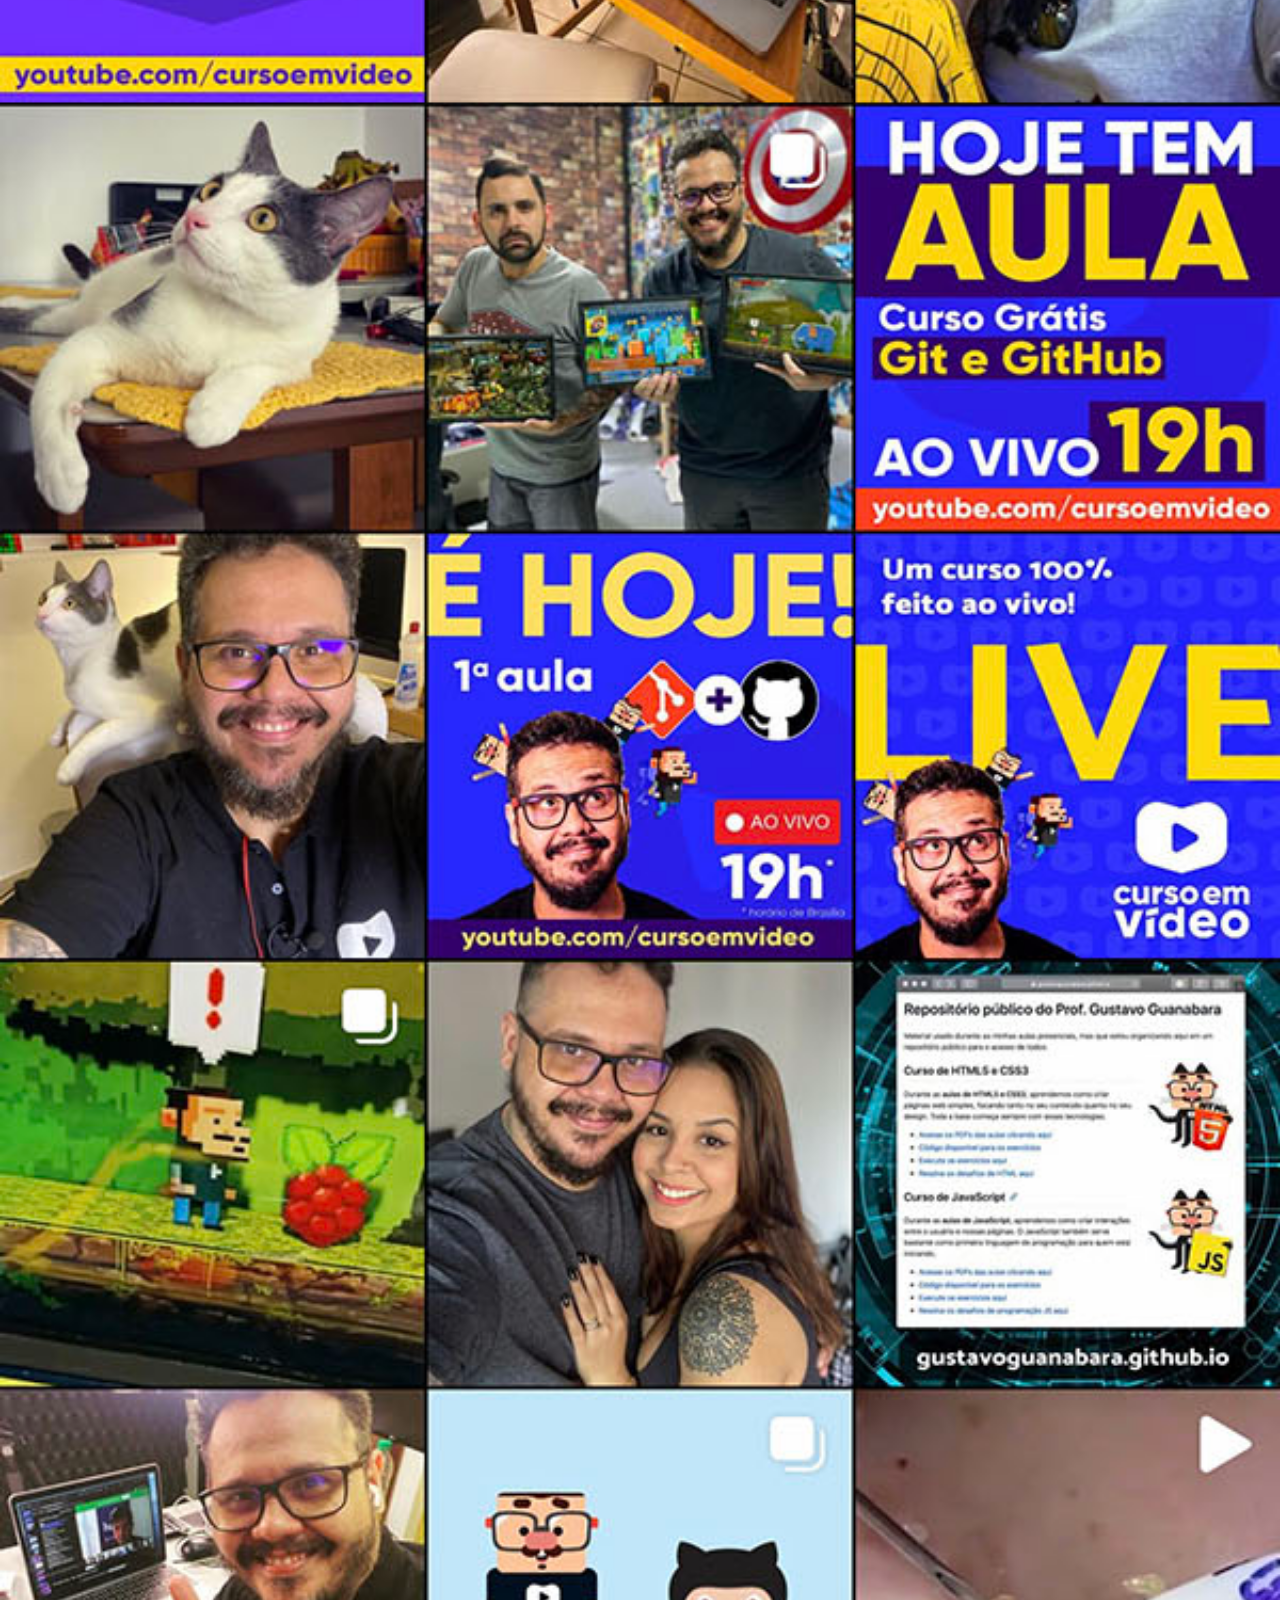
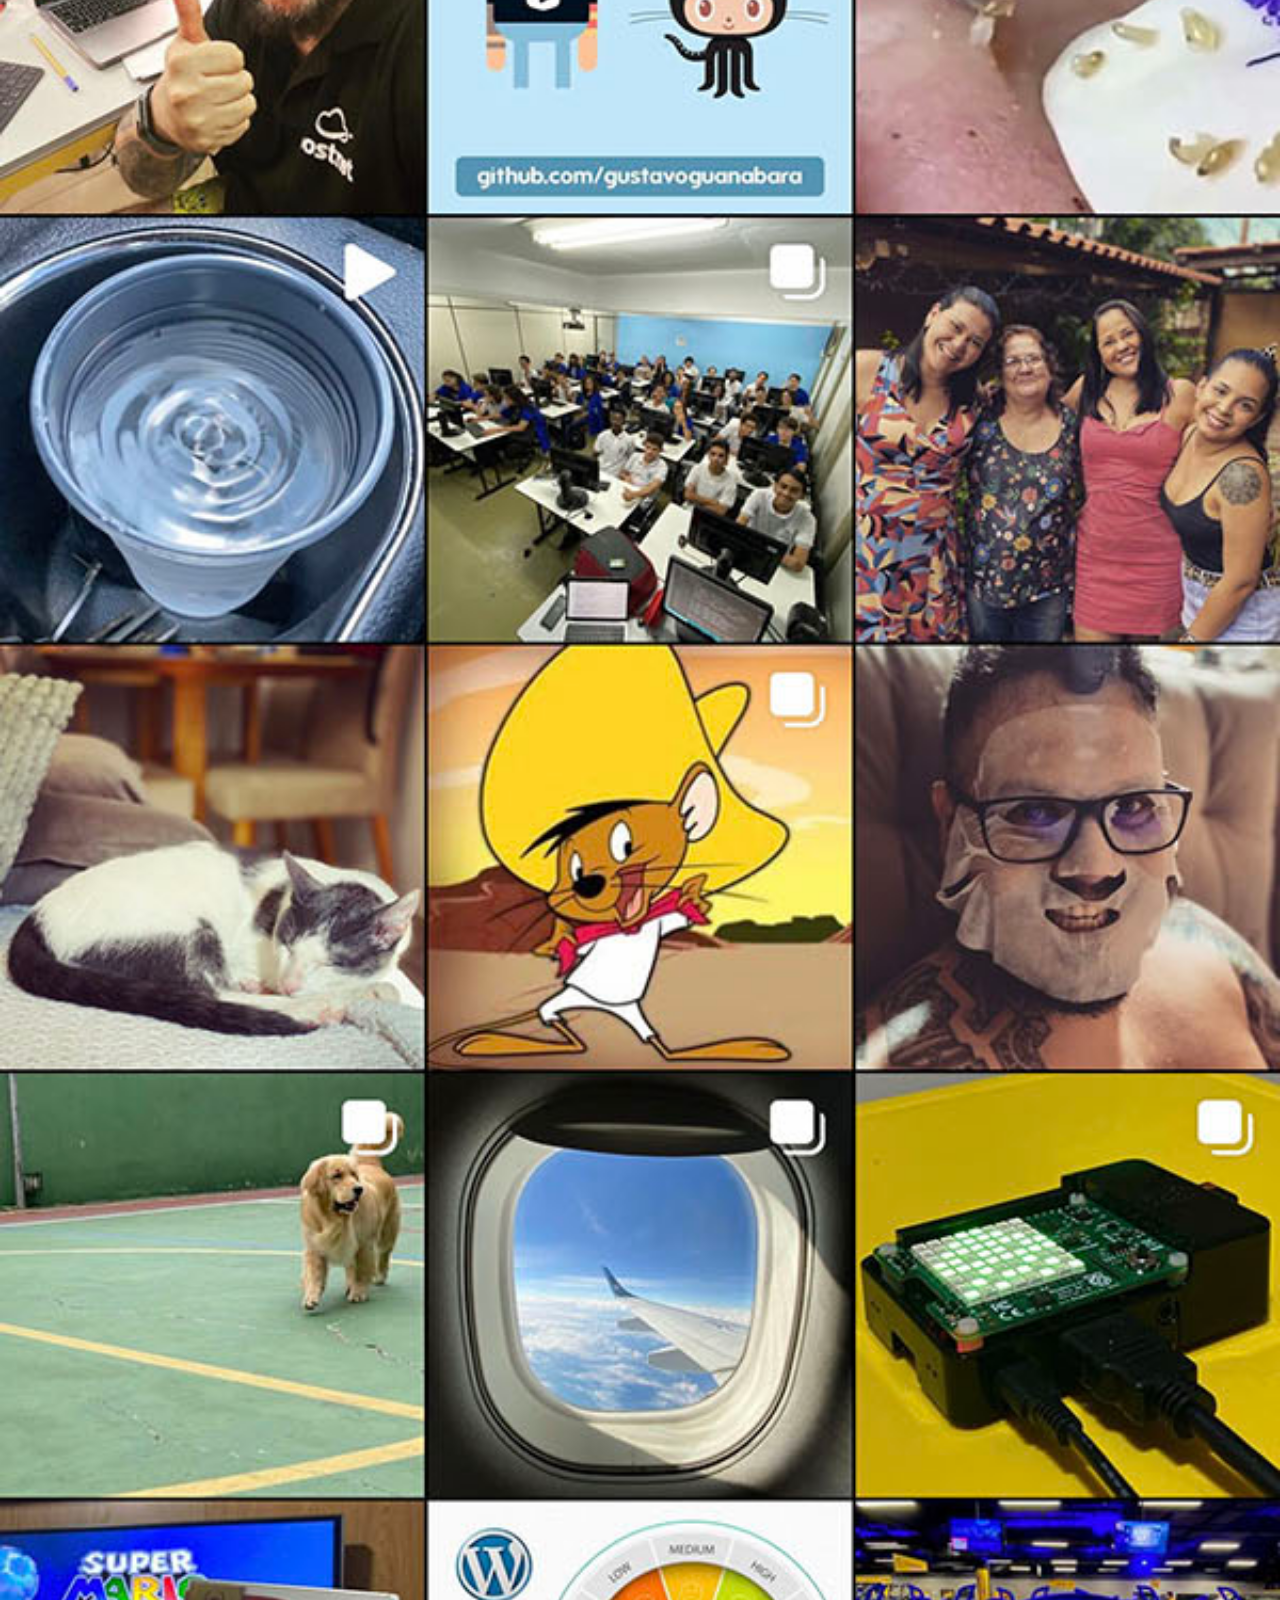
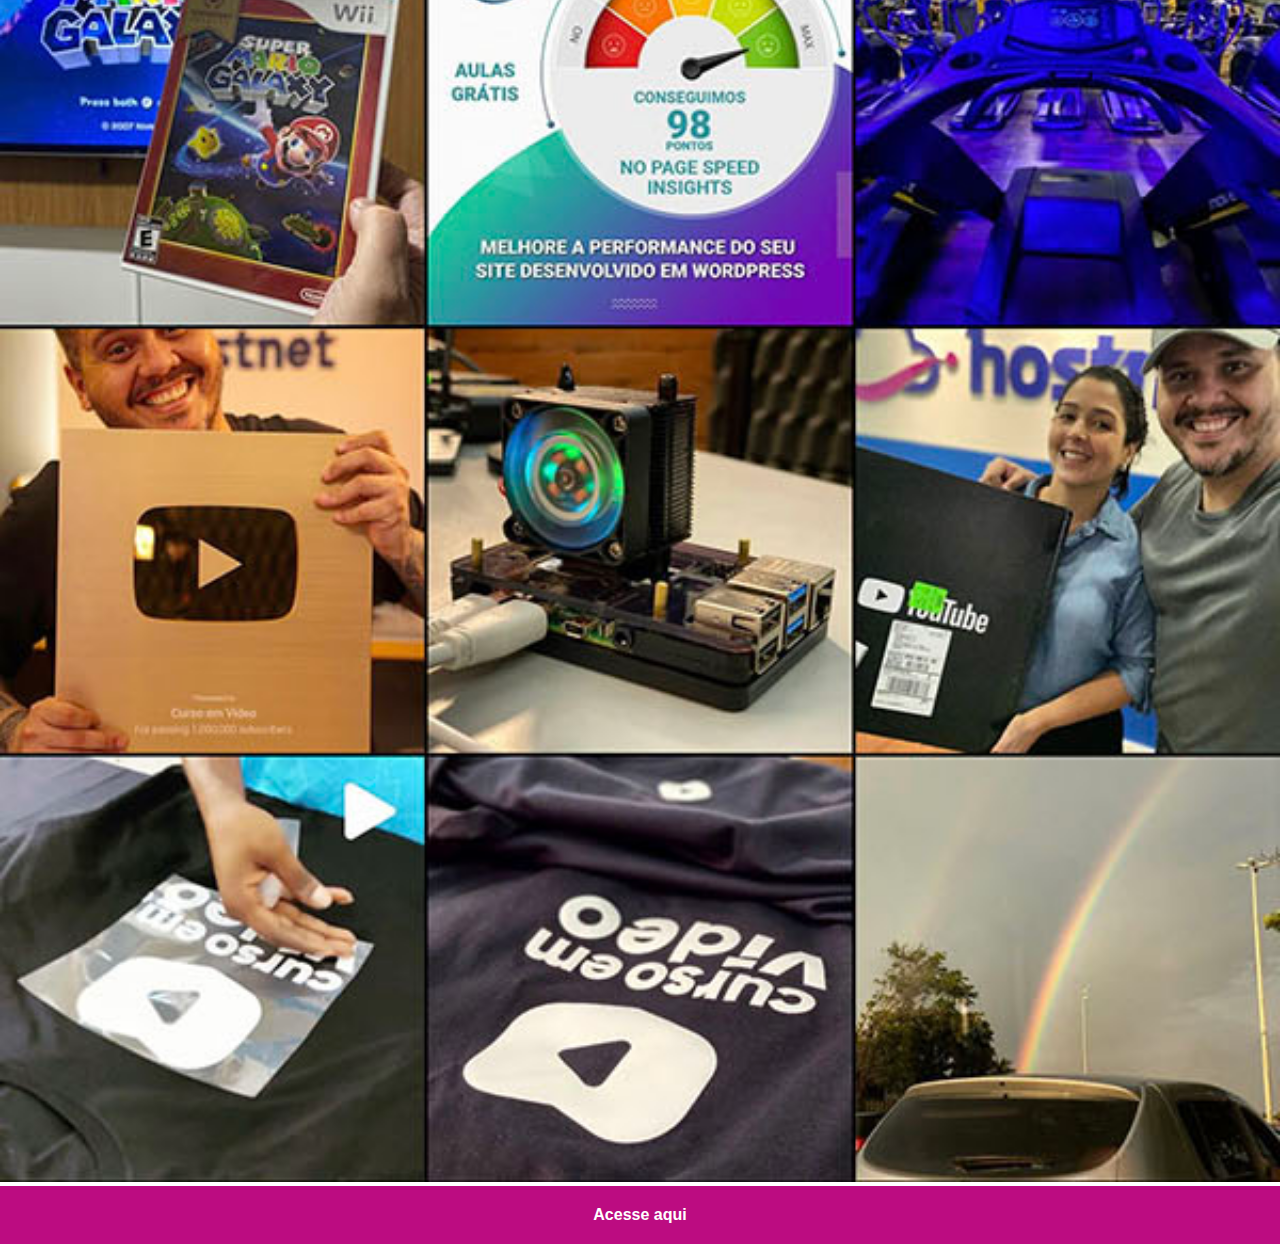
<file: instagram.html>
<!DOCTYPE html>
<html lang="pt-br">
<head>
    <meta charset="UTF-8">
    <meta name="viewport" content="width=device-width, initial-scale=1.0">
    <title>Instagram</title>
    <link rel="stylesheet" href="css/social.css">

    <style>

        a{
            background-color: rgb(188, 12, 129);
        }
    </style>
</head>
<body>
    <img src="img/tela-instagram.jpg" alt="Instagram">
    <a href="https://www.instagram.com/gustavoguanabara/?hl=pt" target="_blank">Acesse aqui</a>
</body>
</html>
</file>
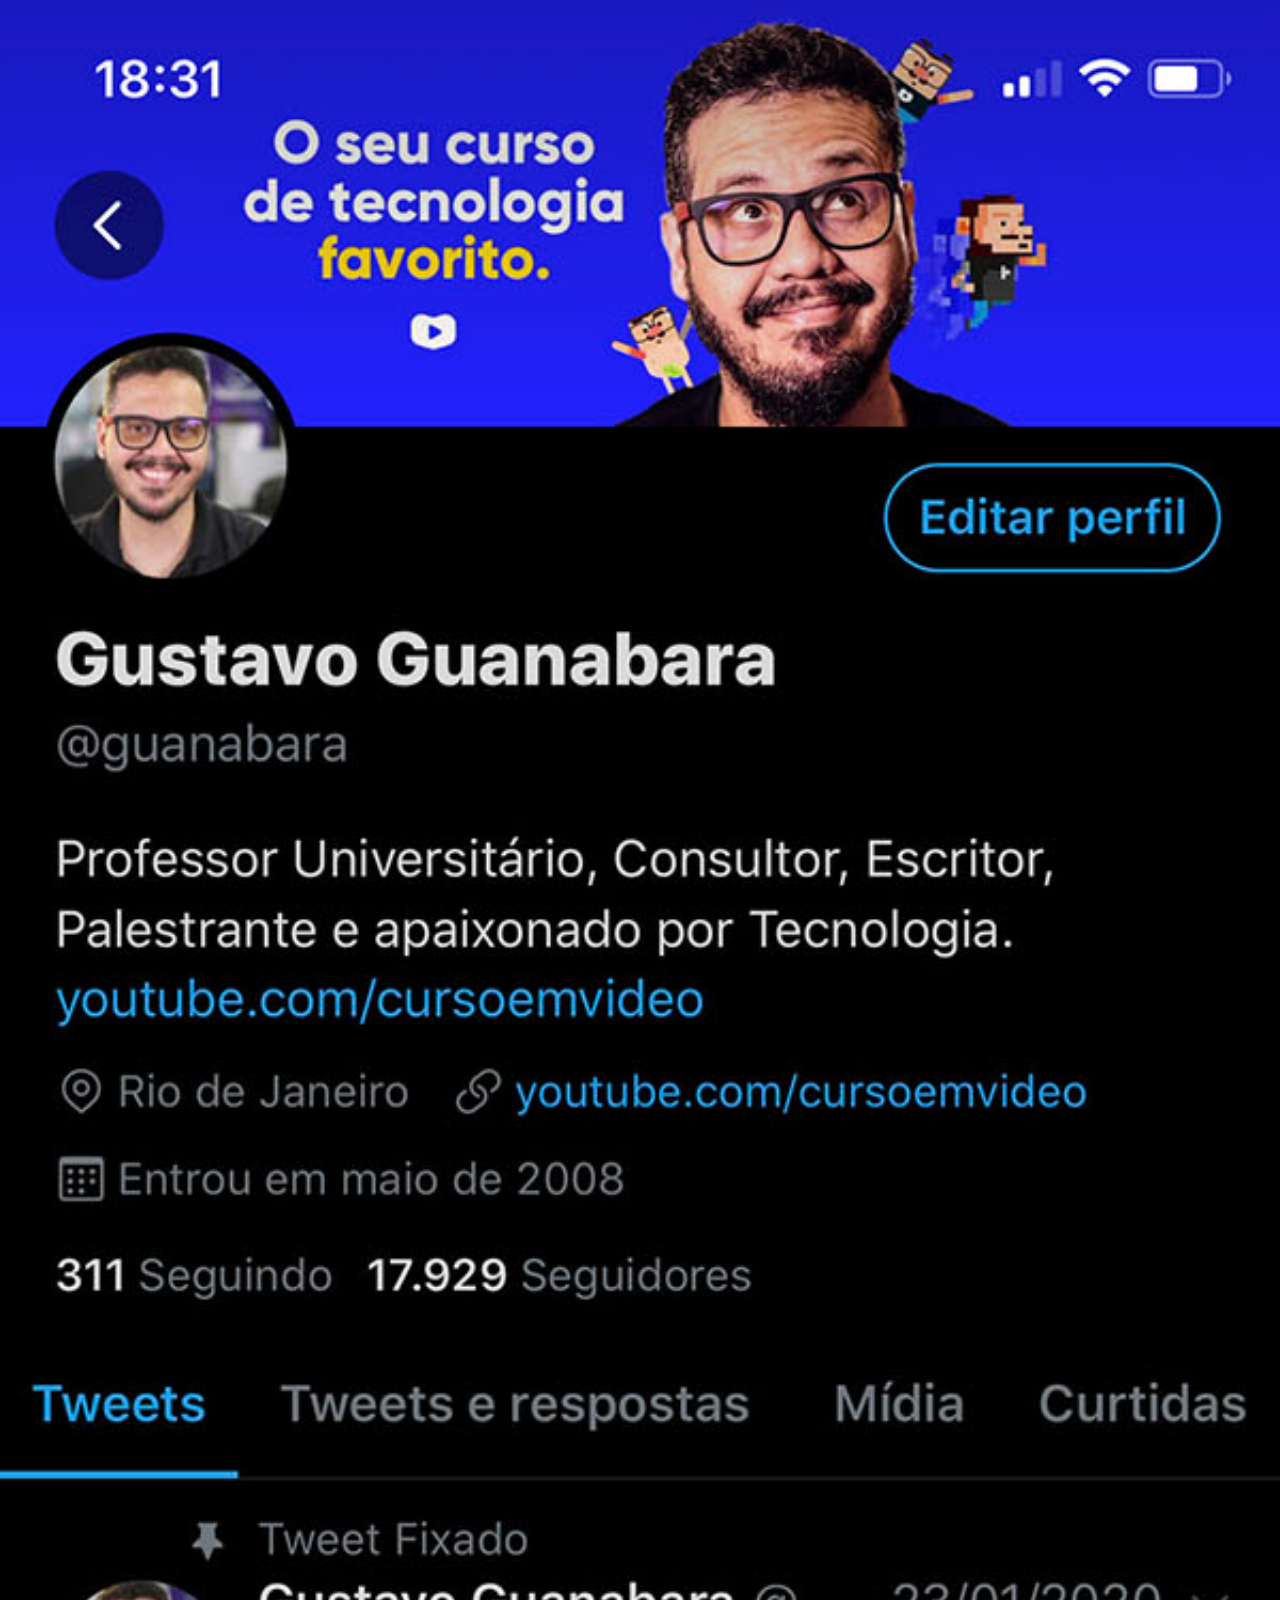
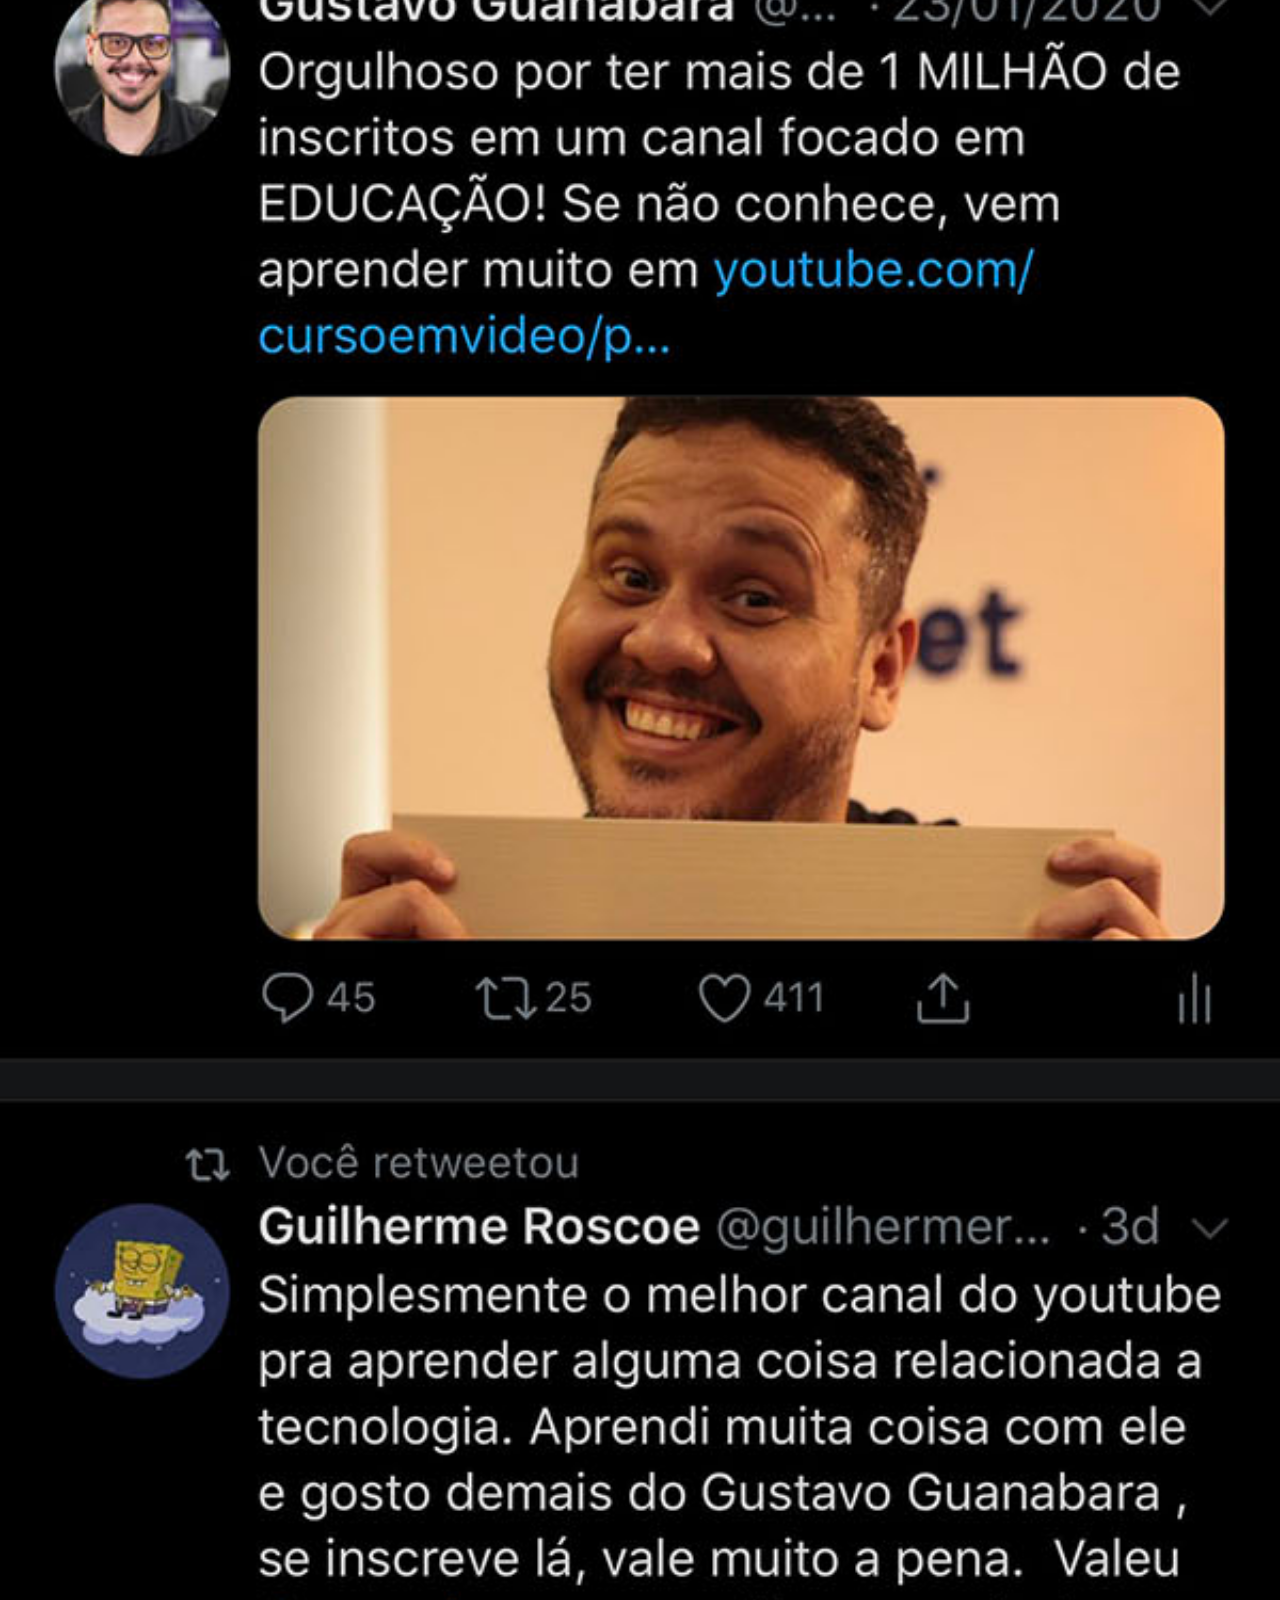
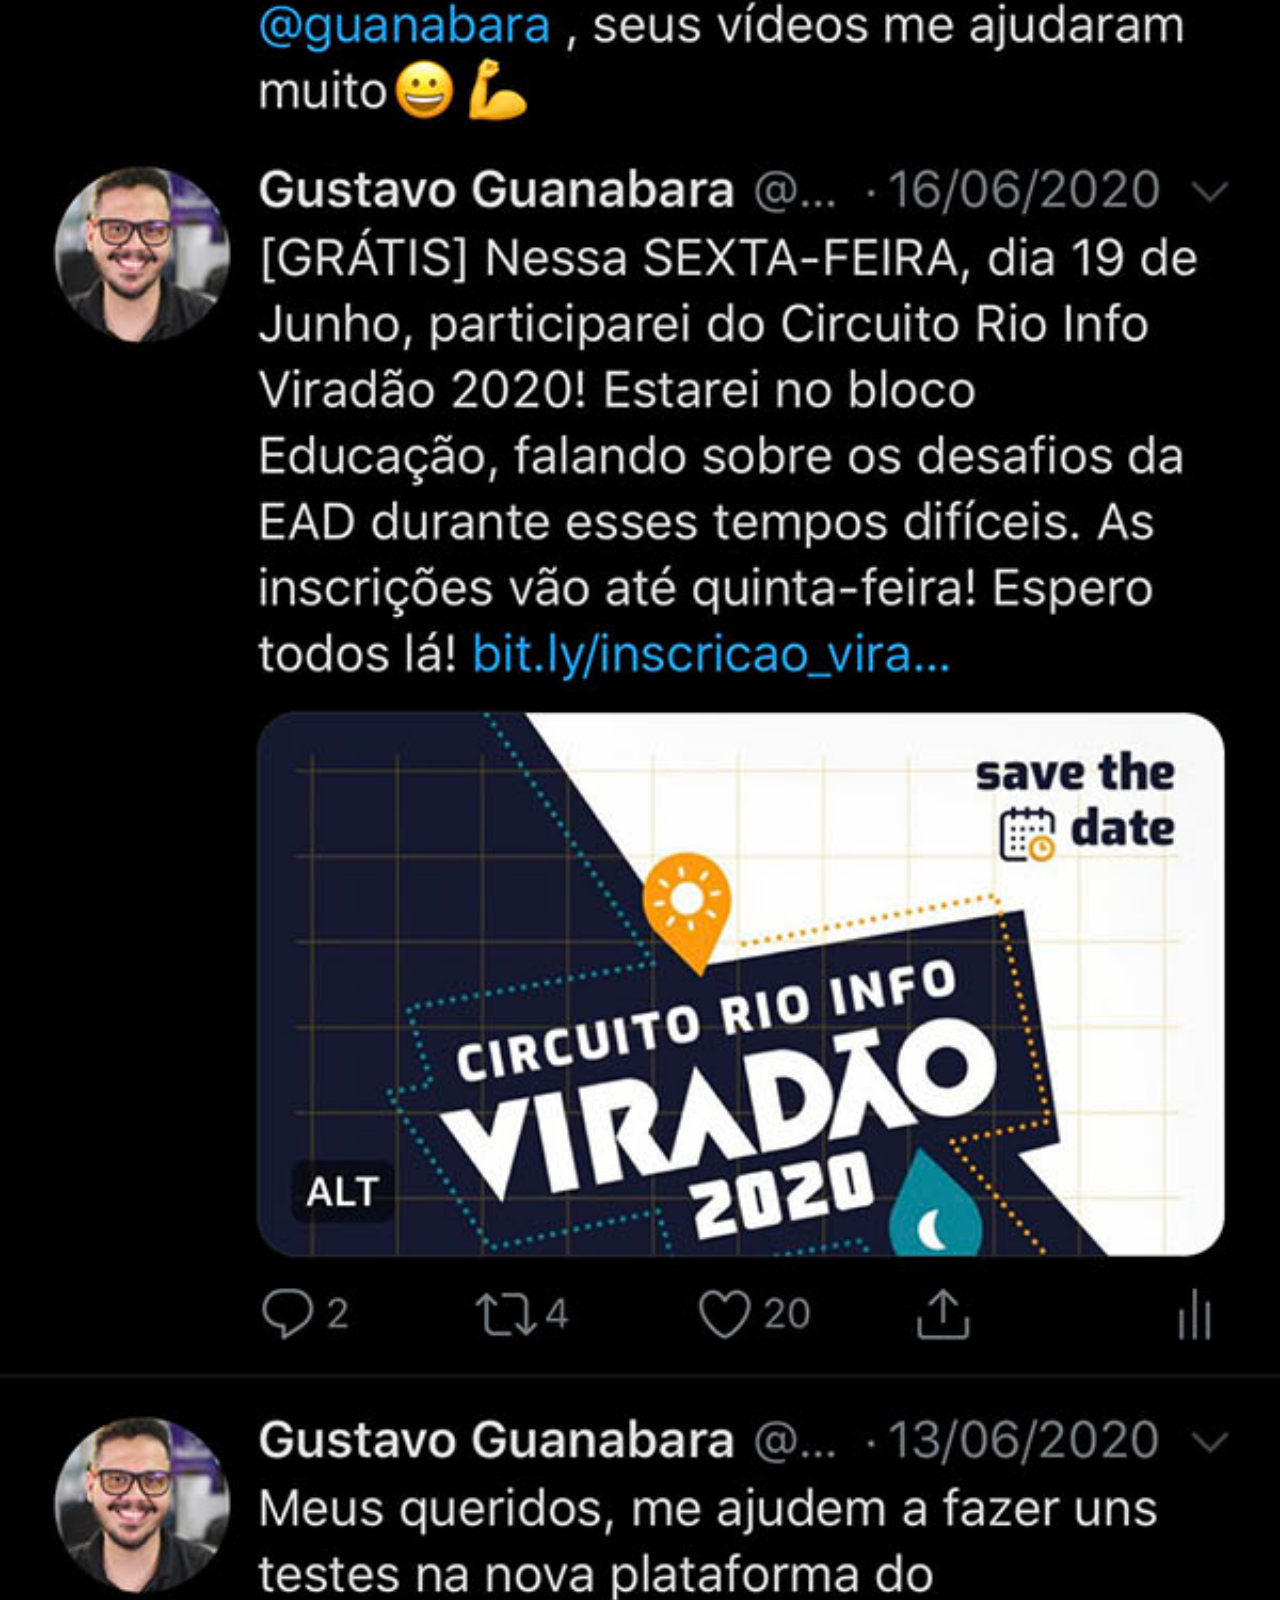
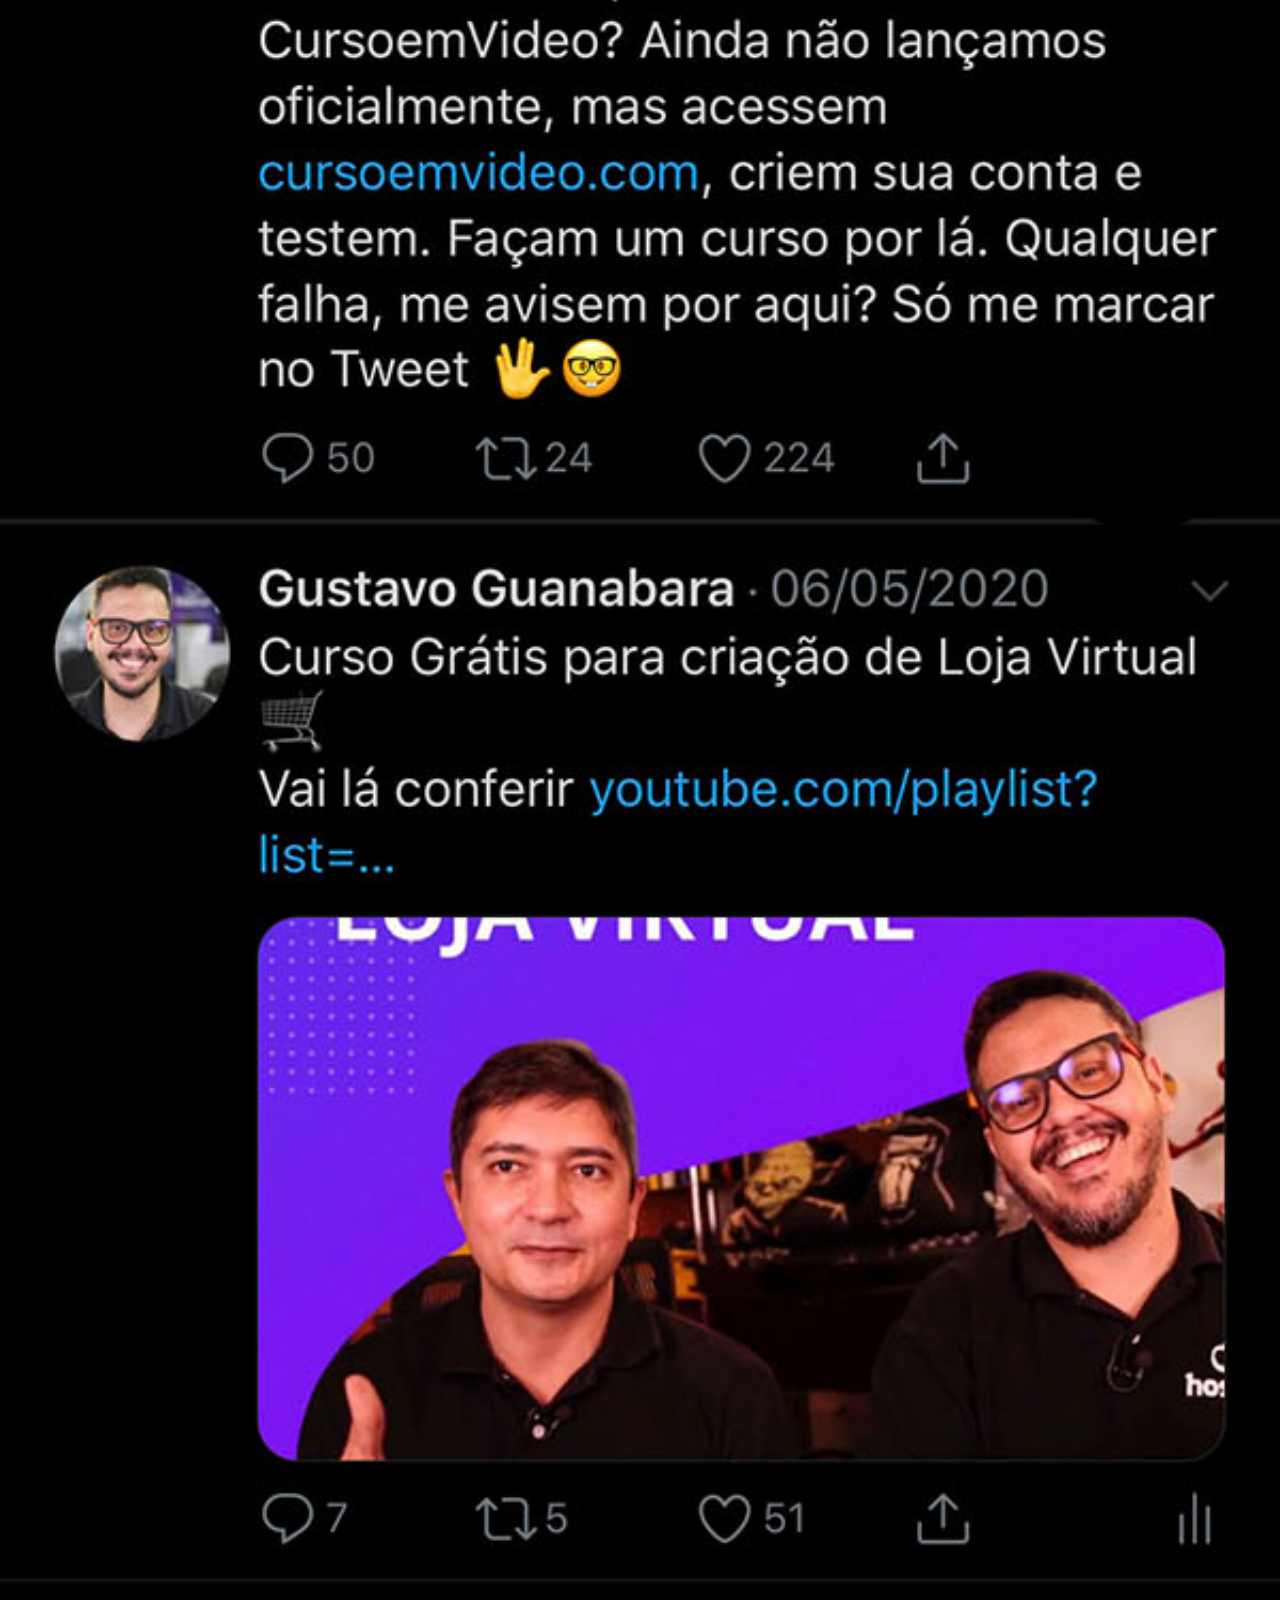
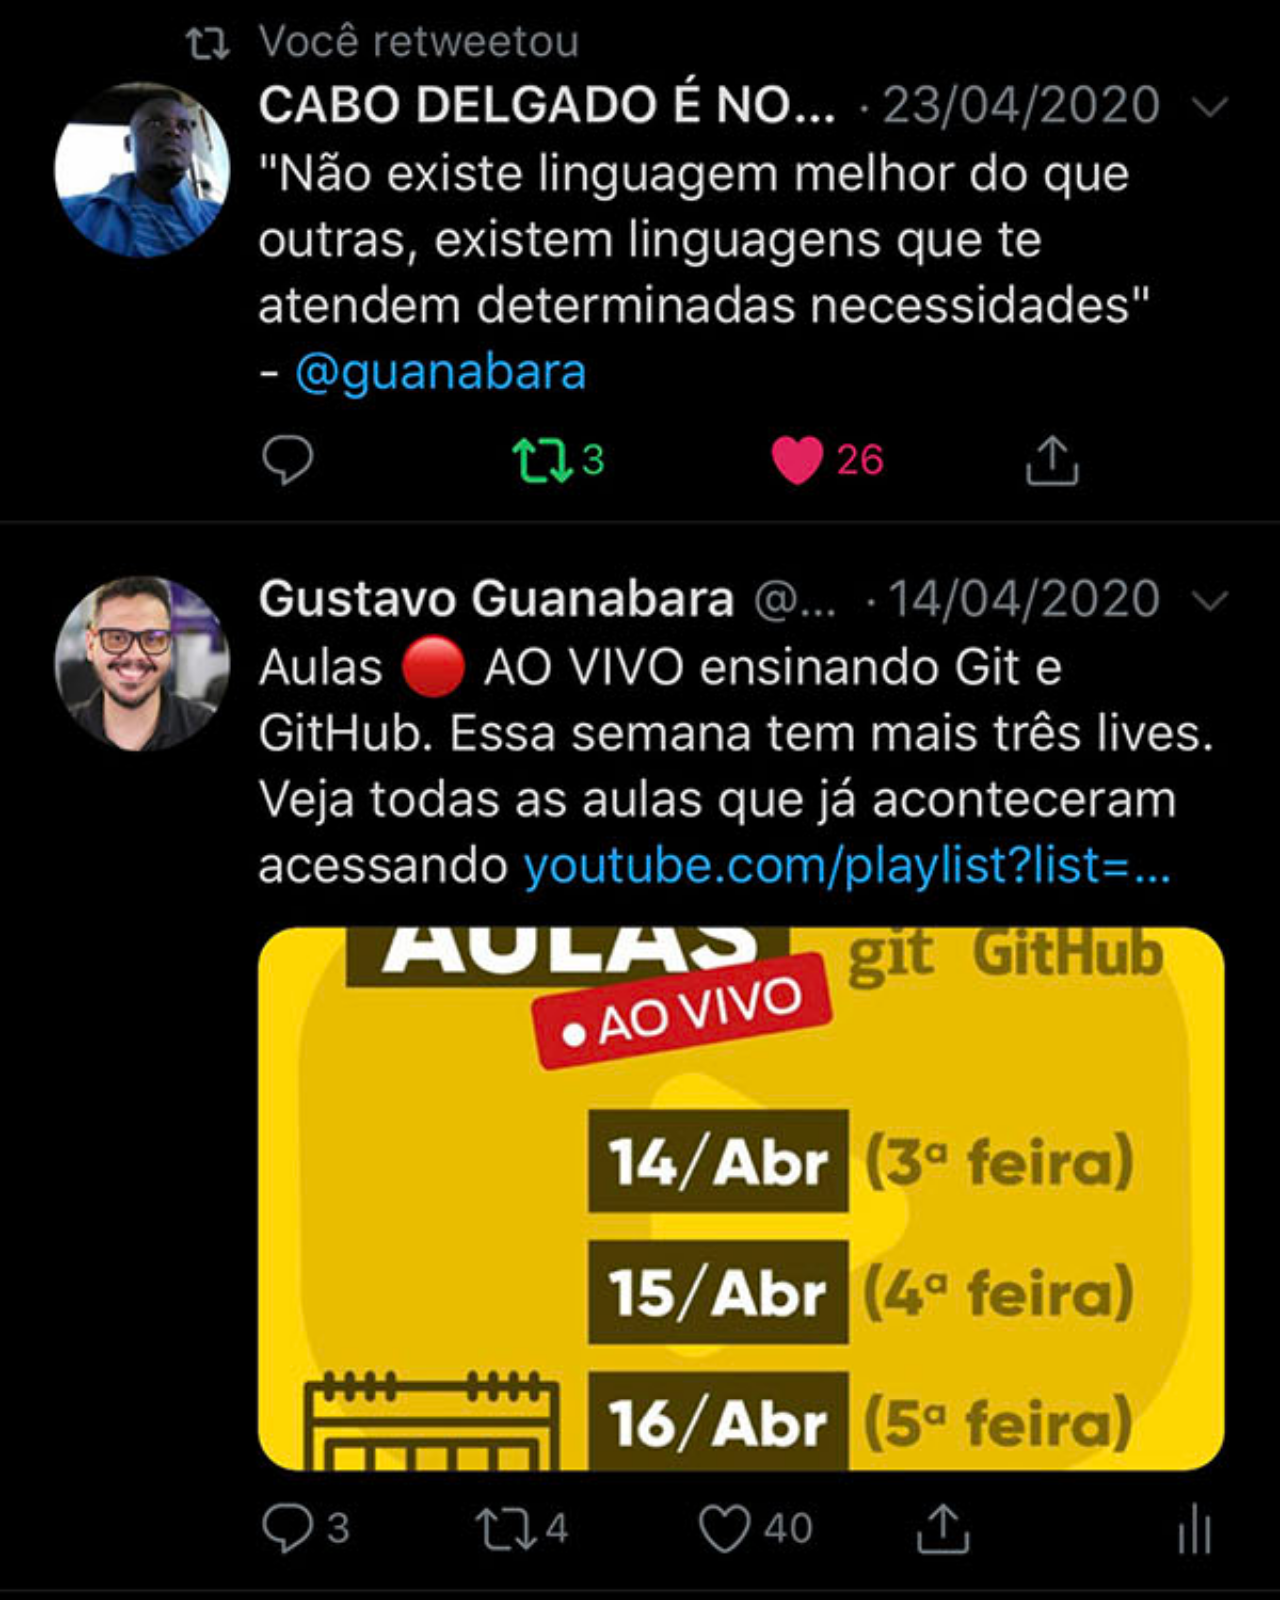
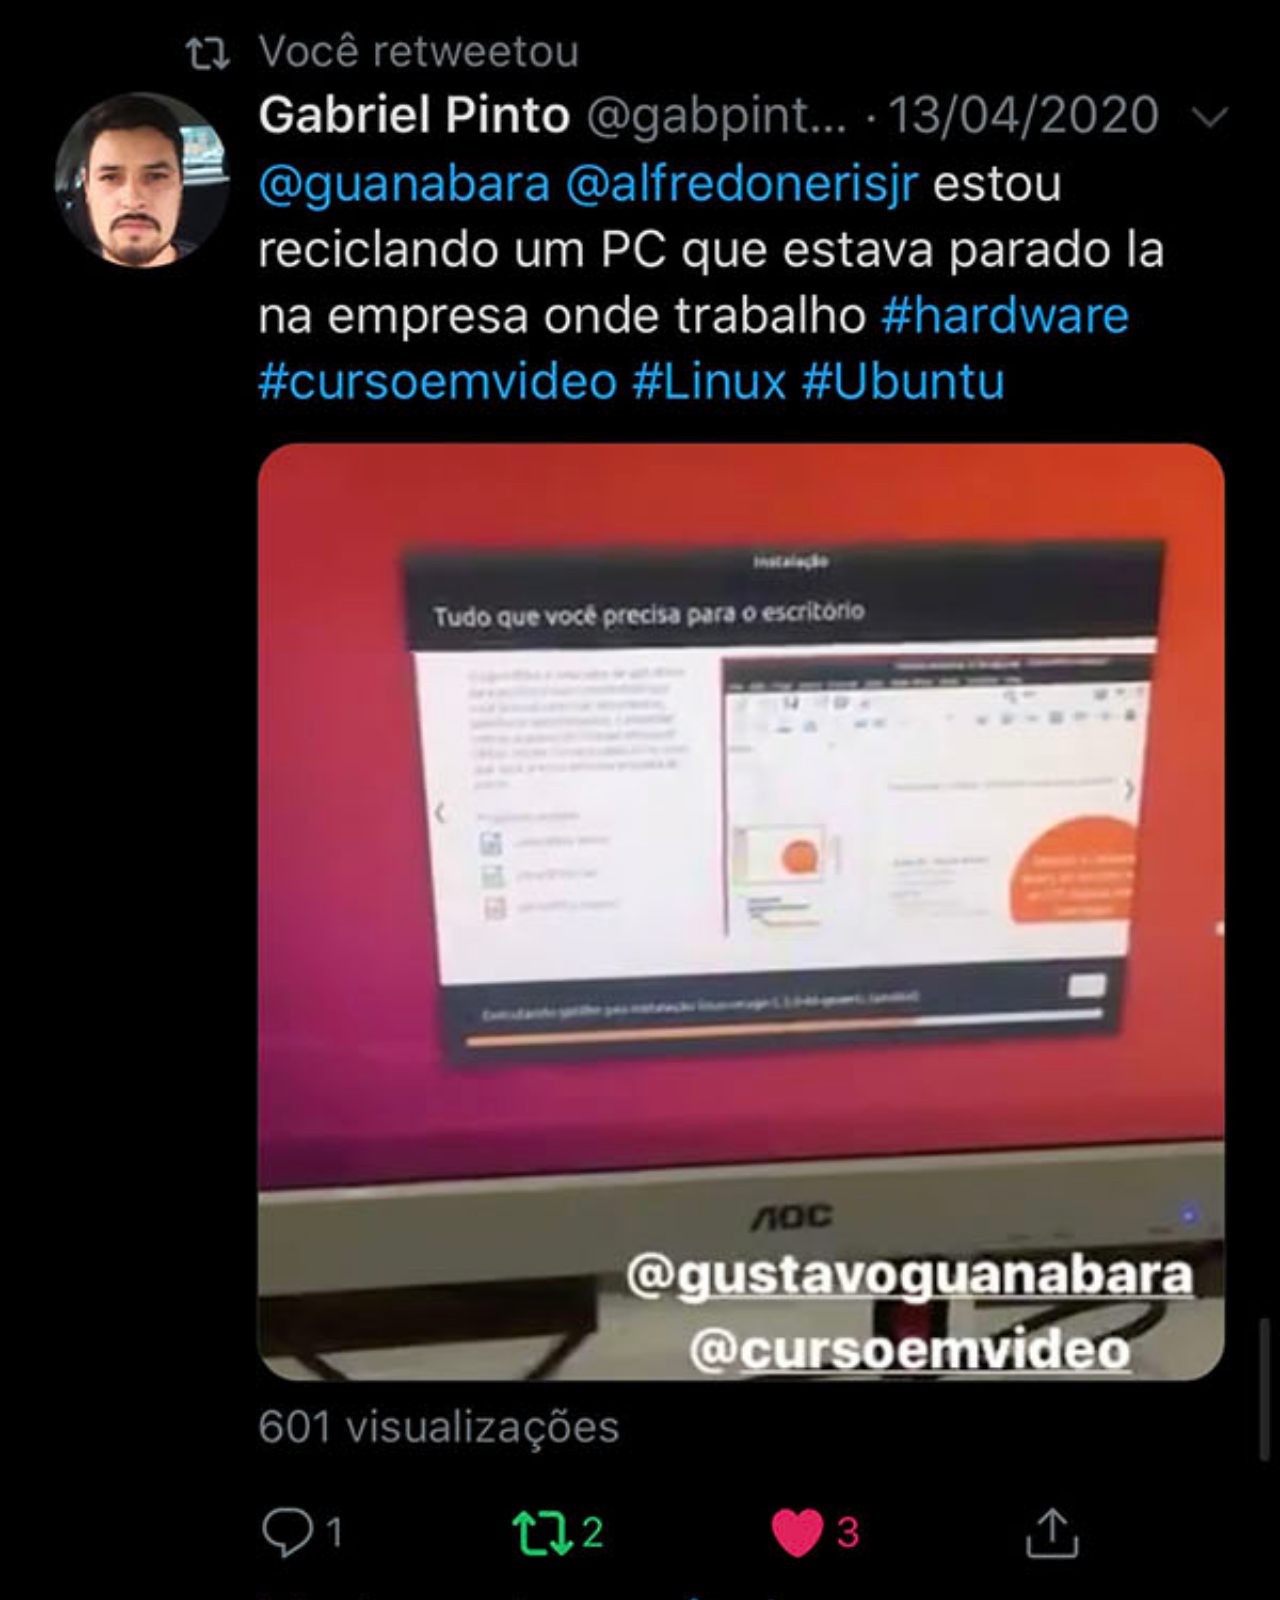
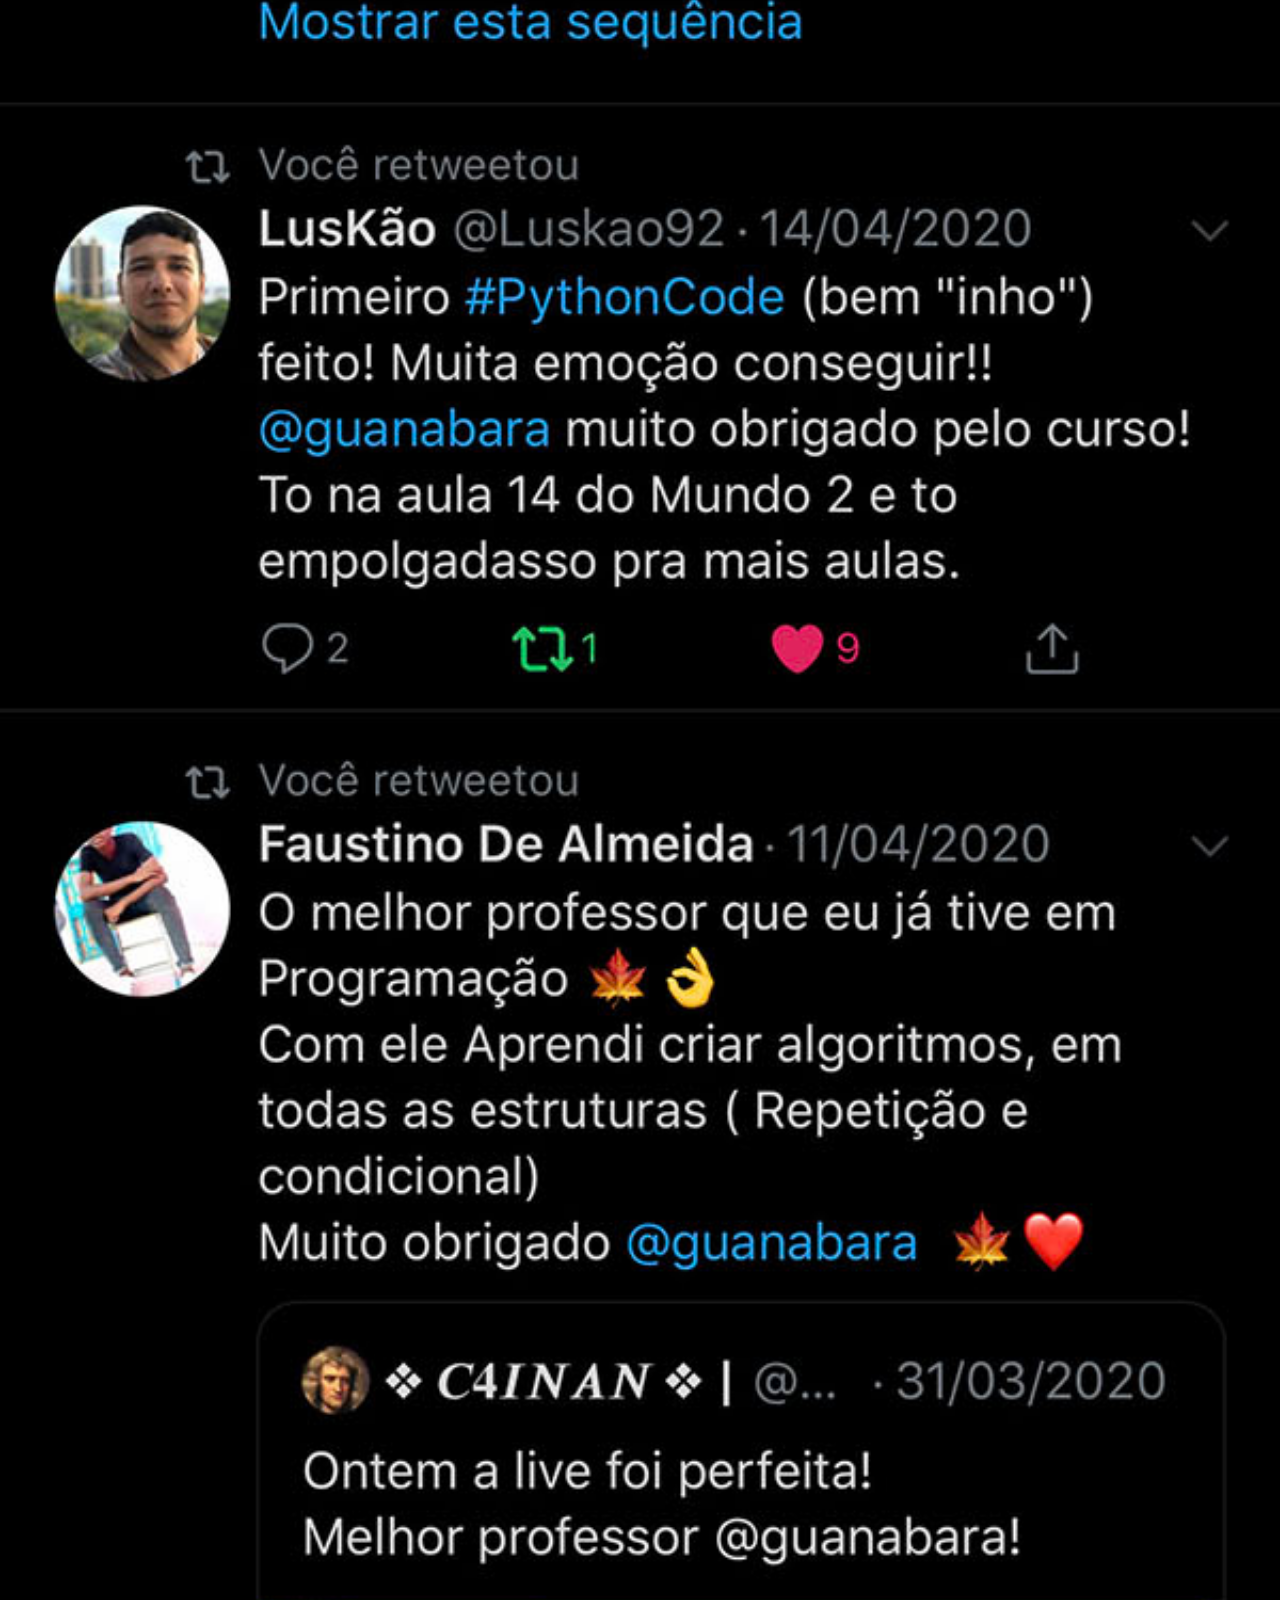
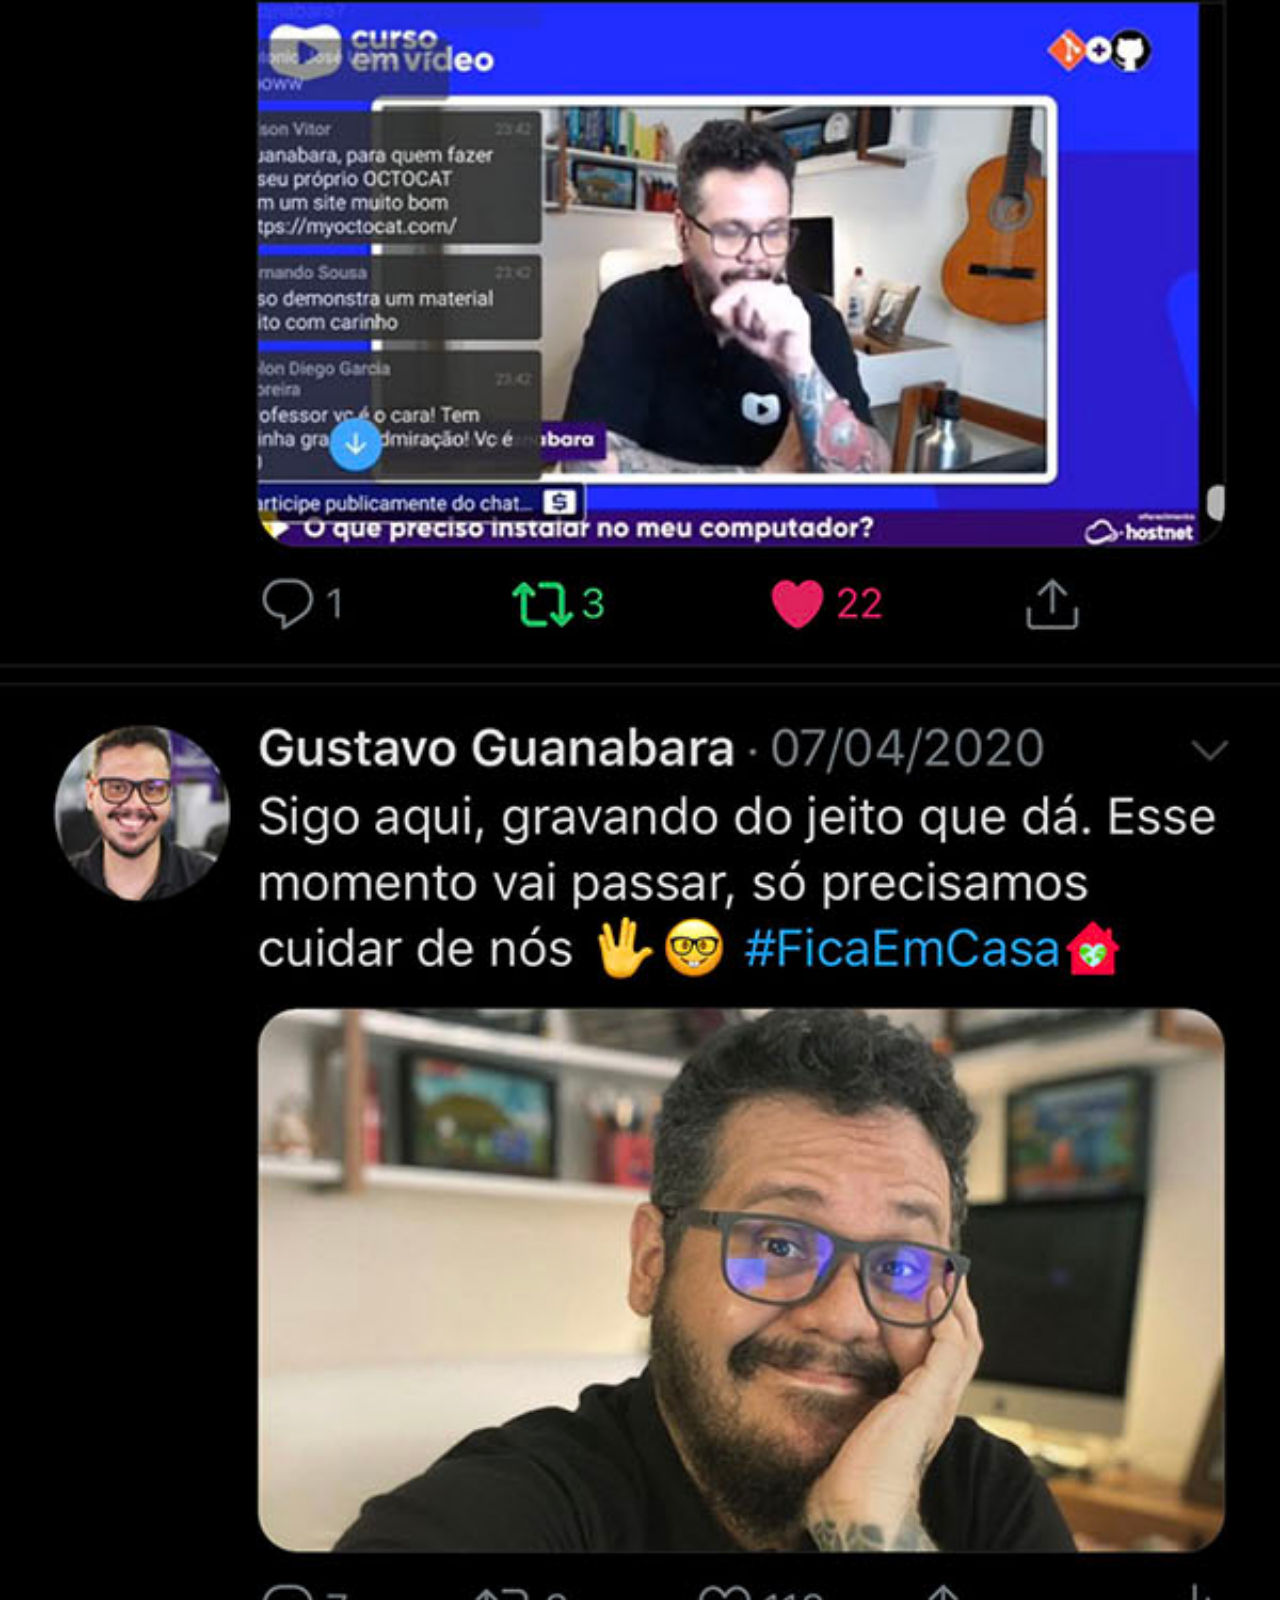
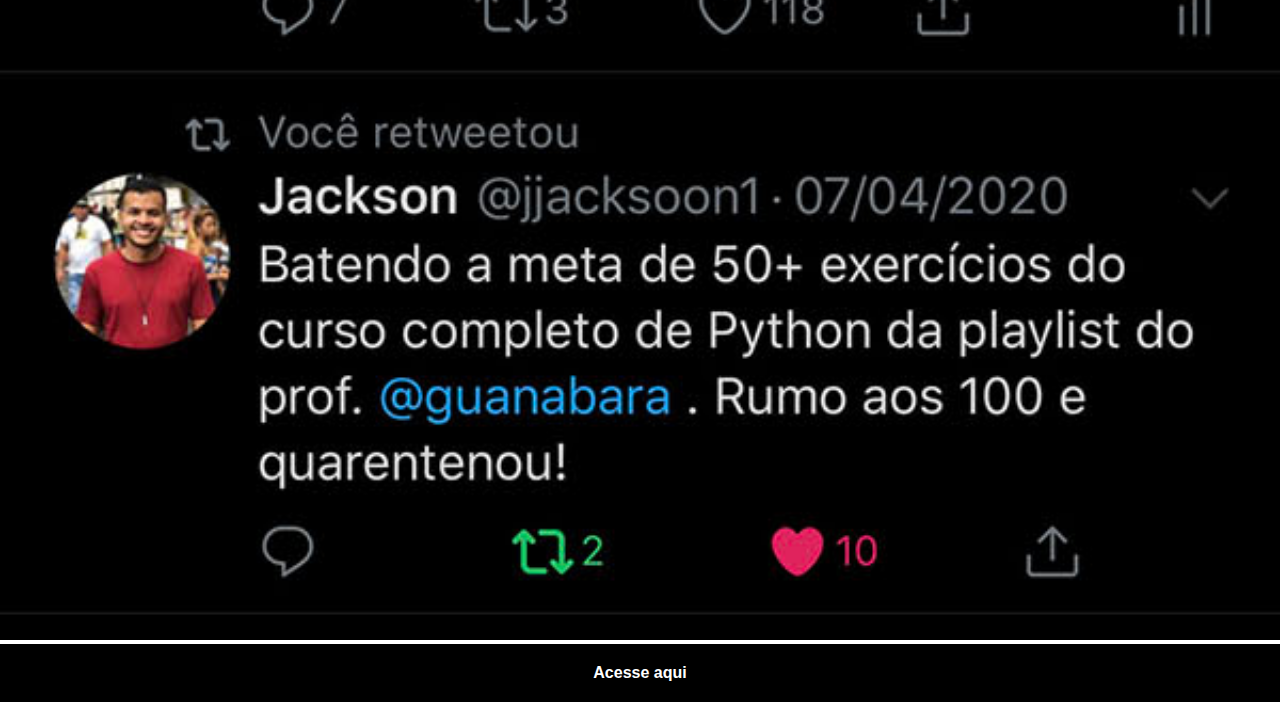
<file: x.html>
<!DOCTYPE html>
<html lang="pt-br">
<head>
    <meta charset="UTF-8">
    <meta name="viewport" content="width=device-width, initial-scale=1.0">
    <title>Twitter</title>
    <link rel="stylesheet" href="css/social.css">

    <style>

        a{
            background-color: rgb(0, 0, 0);
        }
    </style>
</head>
<body>
    <img src="img/tela-twitter.jpg" alt="Twitter">
    <a href="https://x.com/guanabara" target="_blank">Acesse aqui</a>
</body>
</html>
</file>
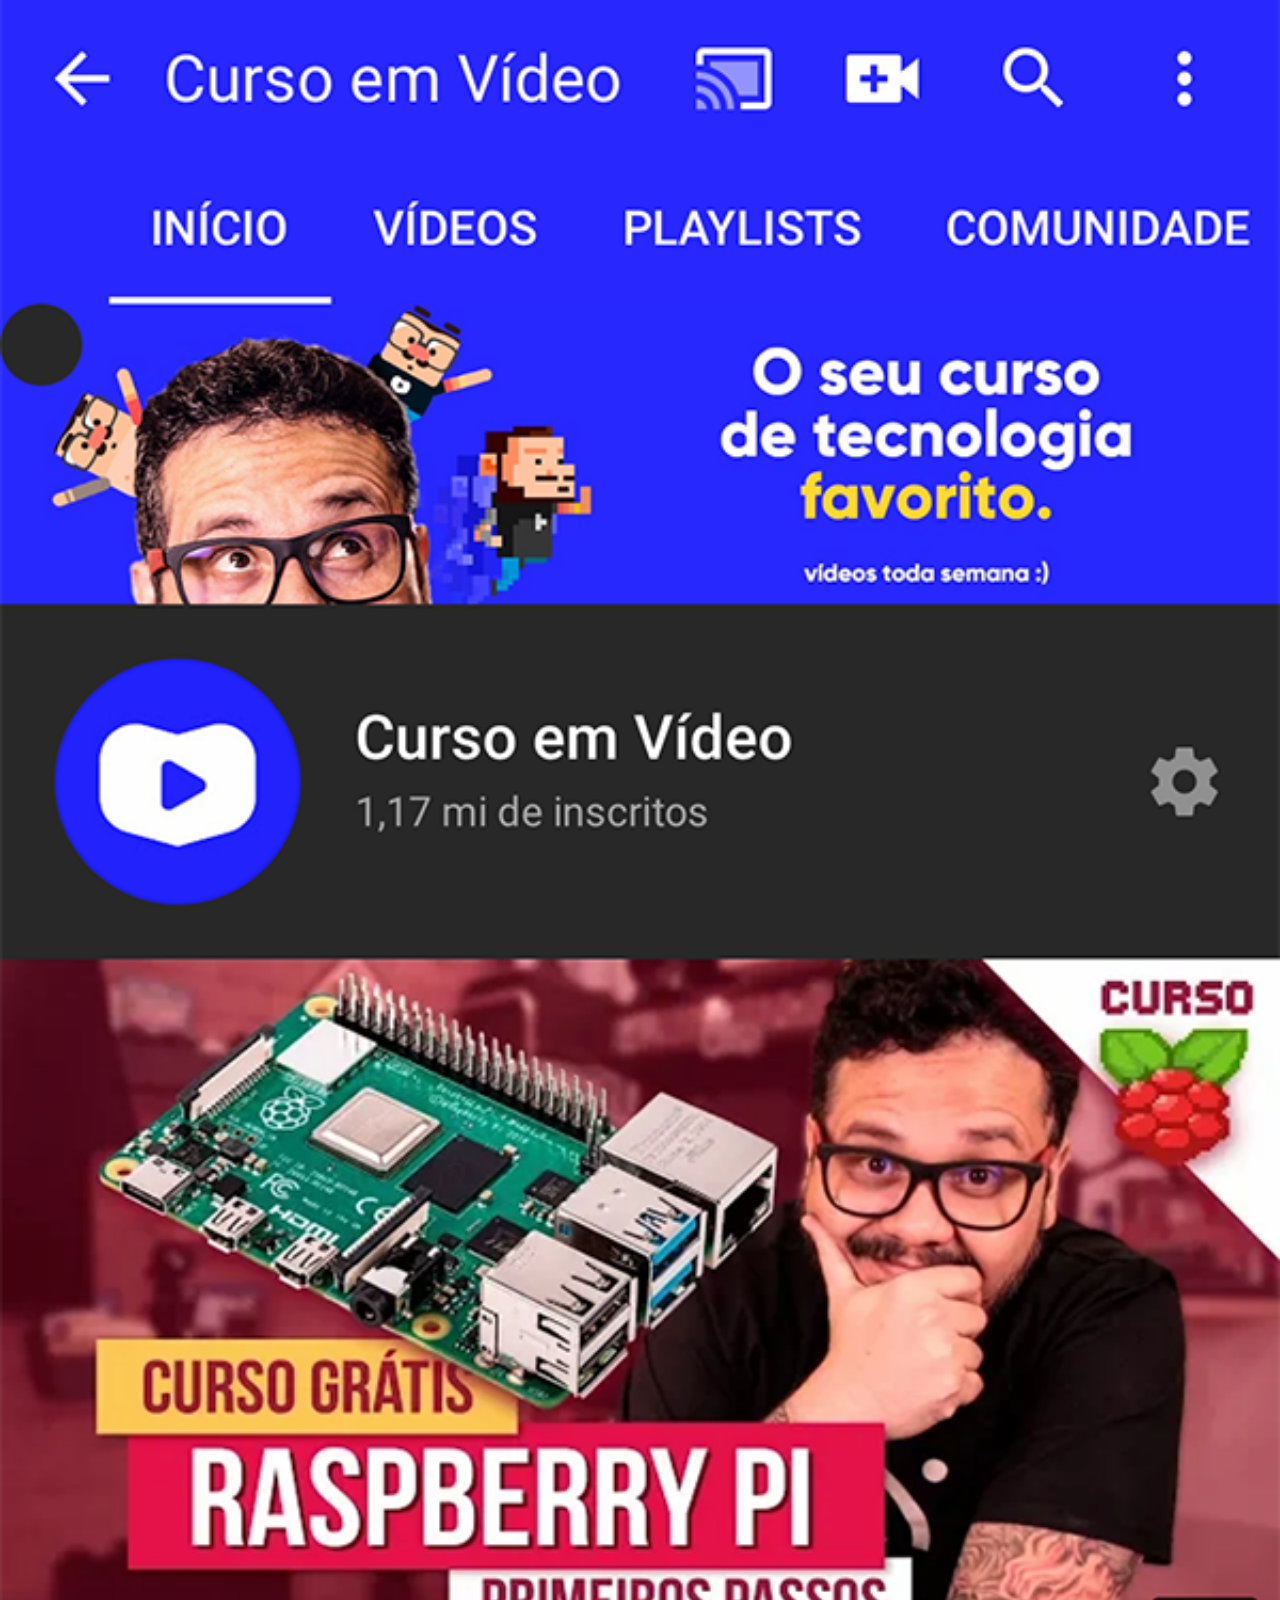
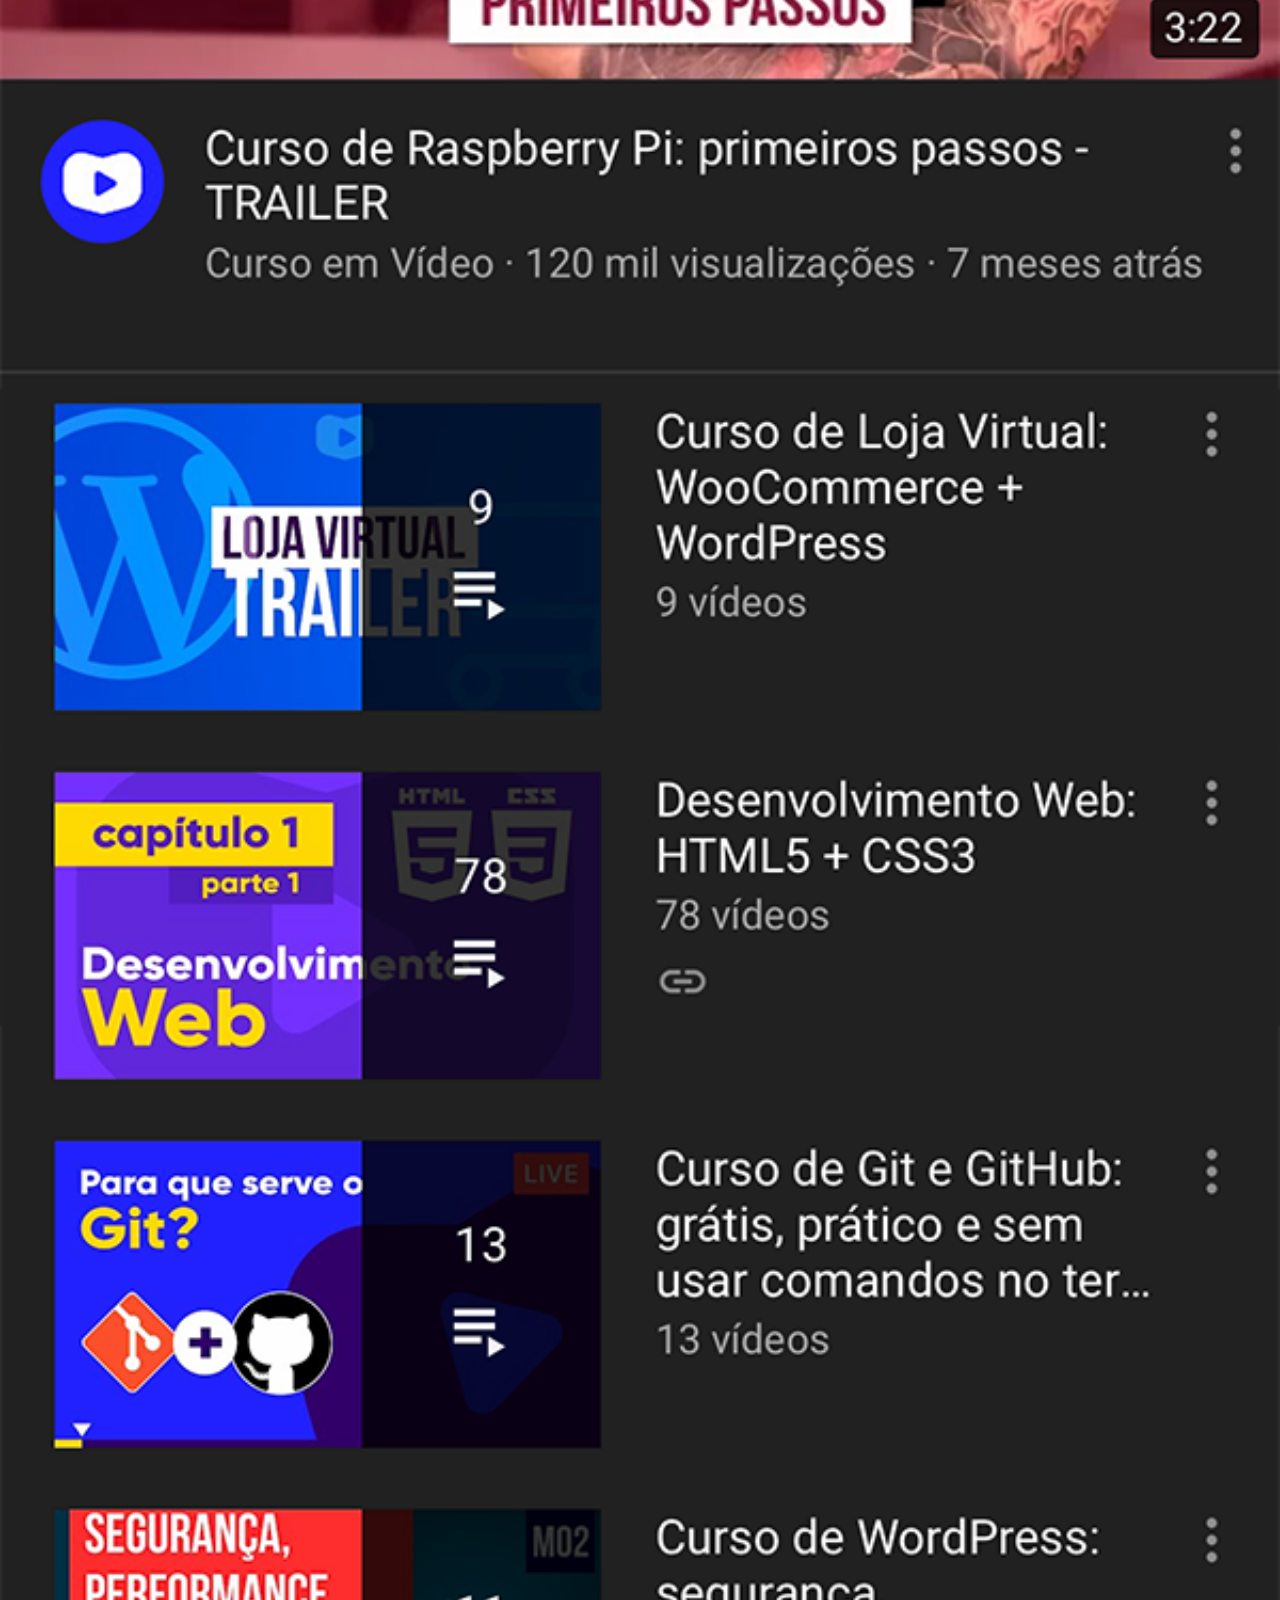
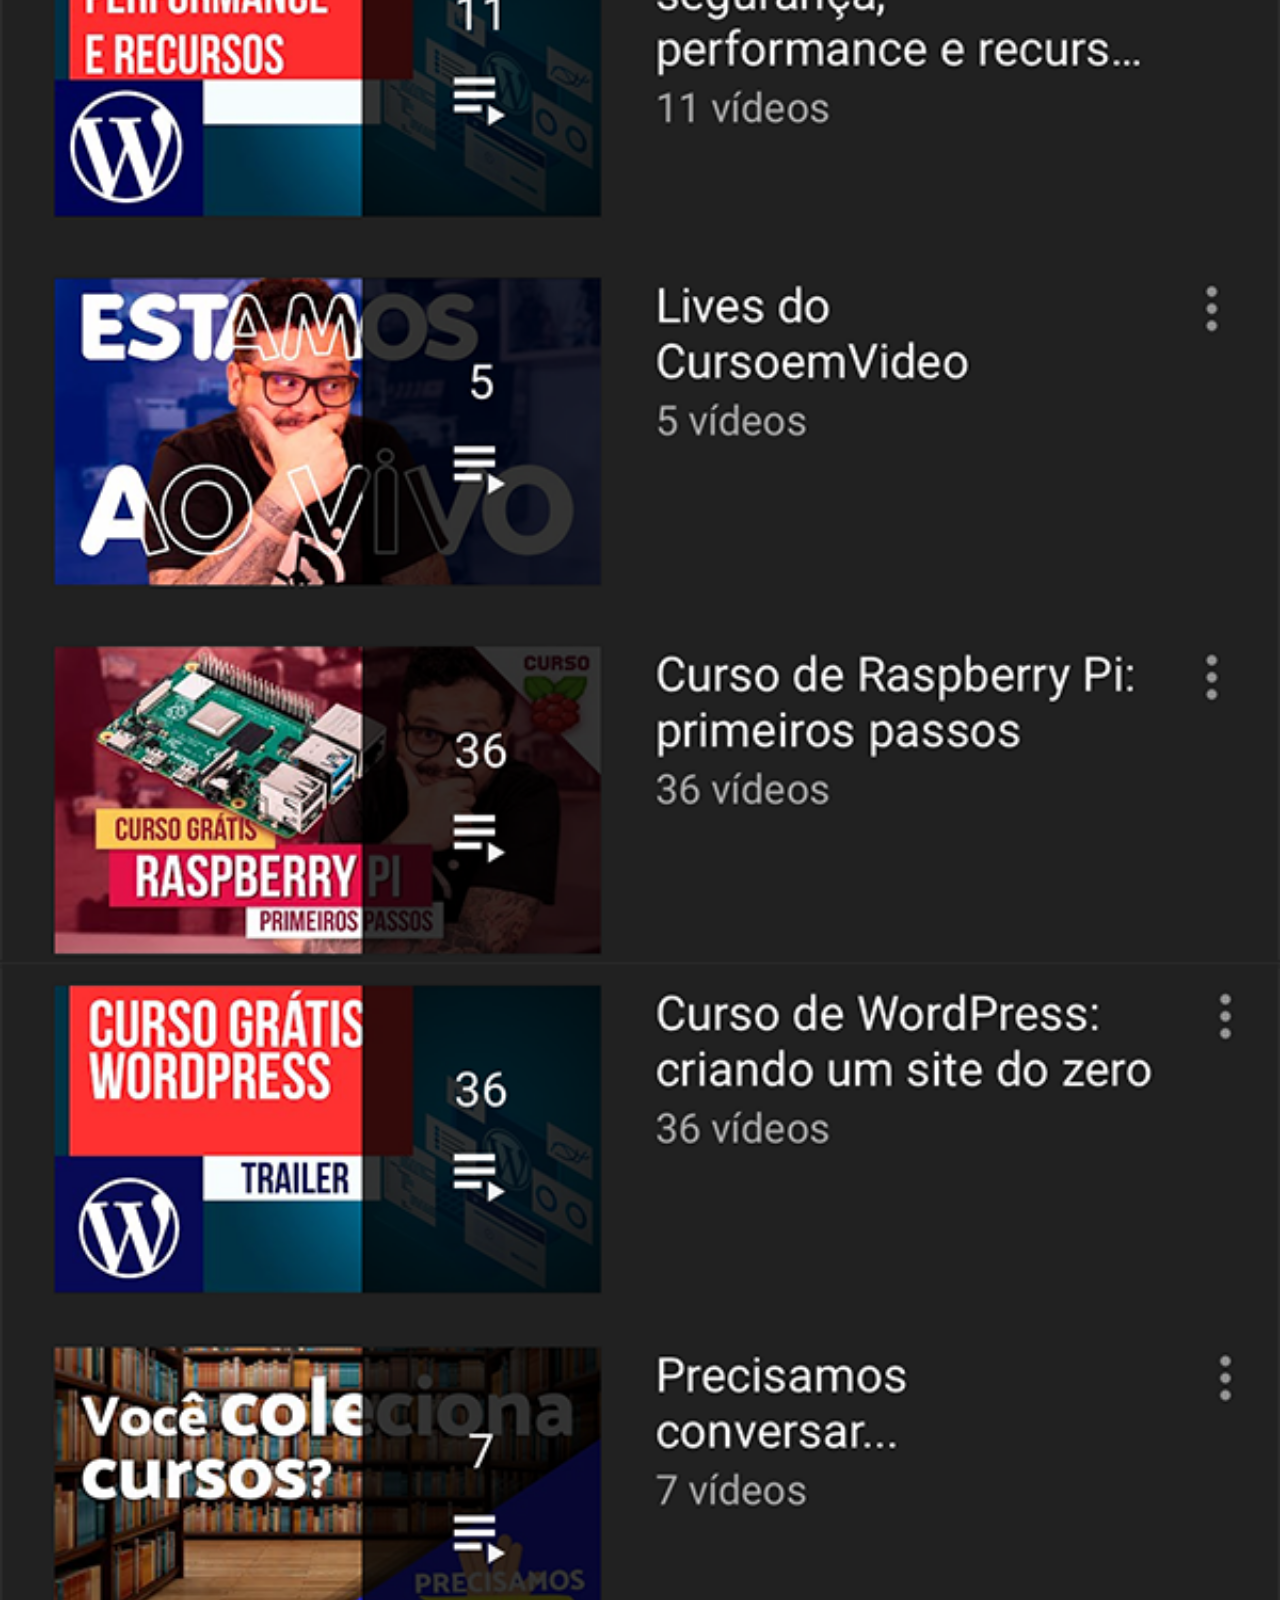
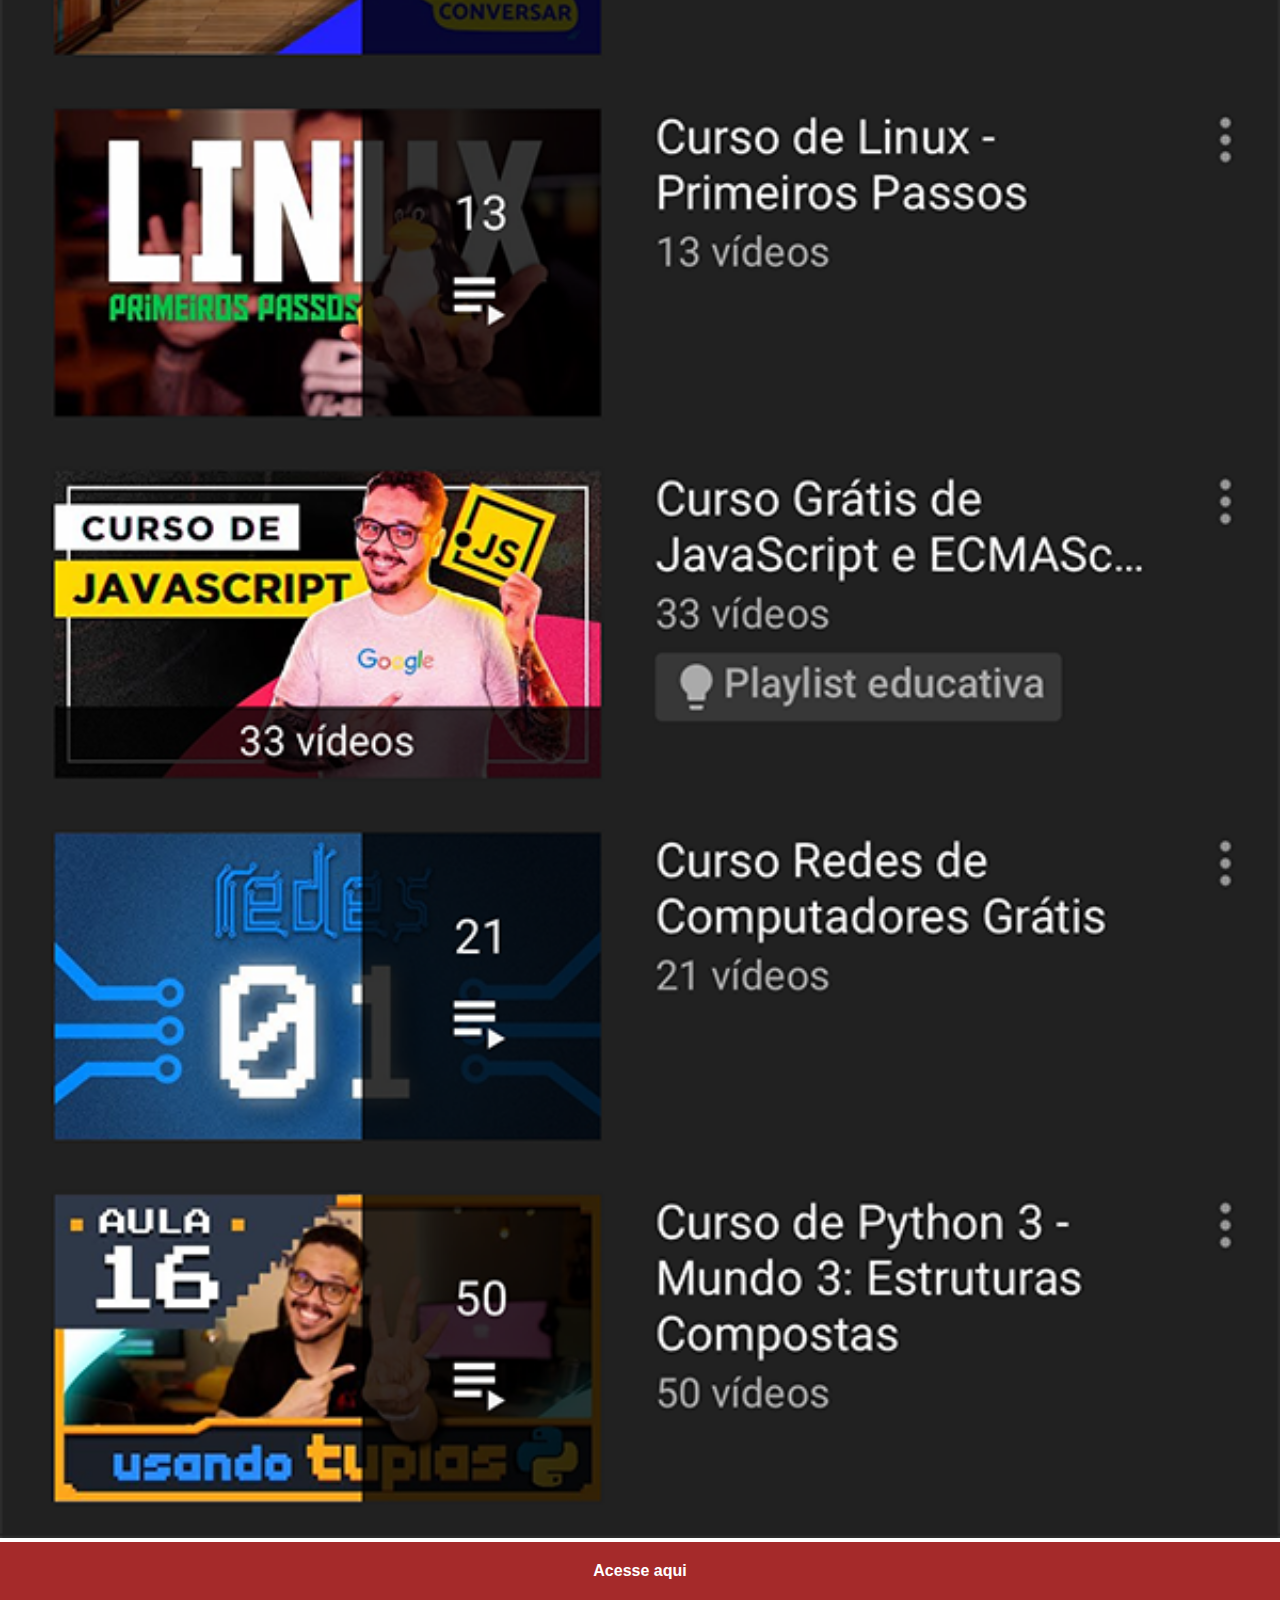
<file: youtube.html>
<!DOCTYPE html>
<html lang="pt-br">
<head>
    <meta charset="UTF-8">
    <meta name="viewport" content="width=device-width, initial-scale=1.0">
    <title>Youtube</title>
    <link rel="stylesheet" href="css/social.css">

    <style>

        a{
            background-color: brown;
        }
    </style>
</head>
<body>
    <img src="img/tela-youtube.png" alt="Youtube">
    <a href="https://www.youtube.com/c/CursoemV%C3%ADdeo/playlists" target="_blank">Acesse aqui</a>
</body>
</html>
</file>
<file: css/global.css>
@charset "UTF-8";



* {

    padding: 0;
    margin: 0;
}


html,
body {

    height: 100vh;
    width: 100vw;
    background-image: url(/img/fundo-madeira.jpg);
    background-repeat: no-repeat;
    background-position: top center;
    background-size: cover;
    background-attachment: fixed;

}

main {
    position: relative;
    height: 100vh;

}

section#tel {
    position: absolute;
    top: 50%;
    left: 50%;
    transform: translate(-50%, -50%);

    height: 627px;
    width: 311px;
    background-image: url(/img/frame-iphone.png);
    background-repeat: no-repeat;

}

iframe#tela {

    position: absolute;
    top: 12%;
    left: 6%;
    width: 271px;
    height: 478px;


}

section#redessociais{

    text-align: right;
}
section#redessociais img {
    /* display: flex; */
    margin: 10px 30px;

    width: 50px;
    border-radius: 50%;
    box-shadow: 2px 2px 9px rgba(0, 0, 0, 0.30);
    box-sizing: border-box;

}

section#redessociais img:hover{

border: 2px solid rgba(255, 255, 255, 0.30);
transform: translate(-3px, -3px);
box-shadow: 5px 5px 18px rgba(0, 0, 0, 0.50);
transition:transform .3s, border 1s;
}
</file>
<file: css/social.css>
@charset "UTF-8";

*{
    margin: 0;
    padding: 0;
    font-family: Arial, Helvetica, sans-serif;
}

::-webkit-scrollbar{

    width: 0px;
    height: 0px;
}

img{
    width: 100vw;
}

a{
display: block;
color: white;
padding: 20px;
text-align: center;
font-weight: bolder;
text-decoration: none;

}
</file>
